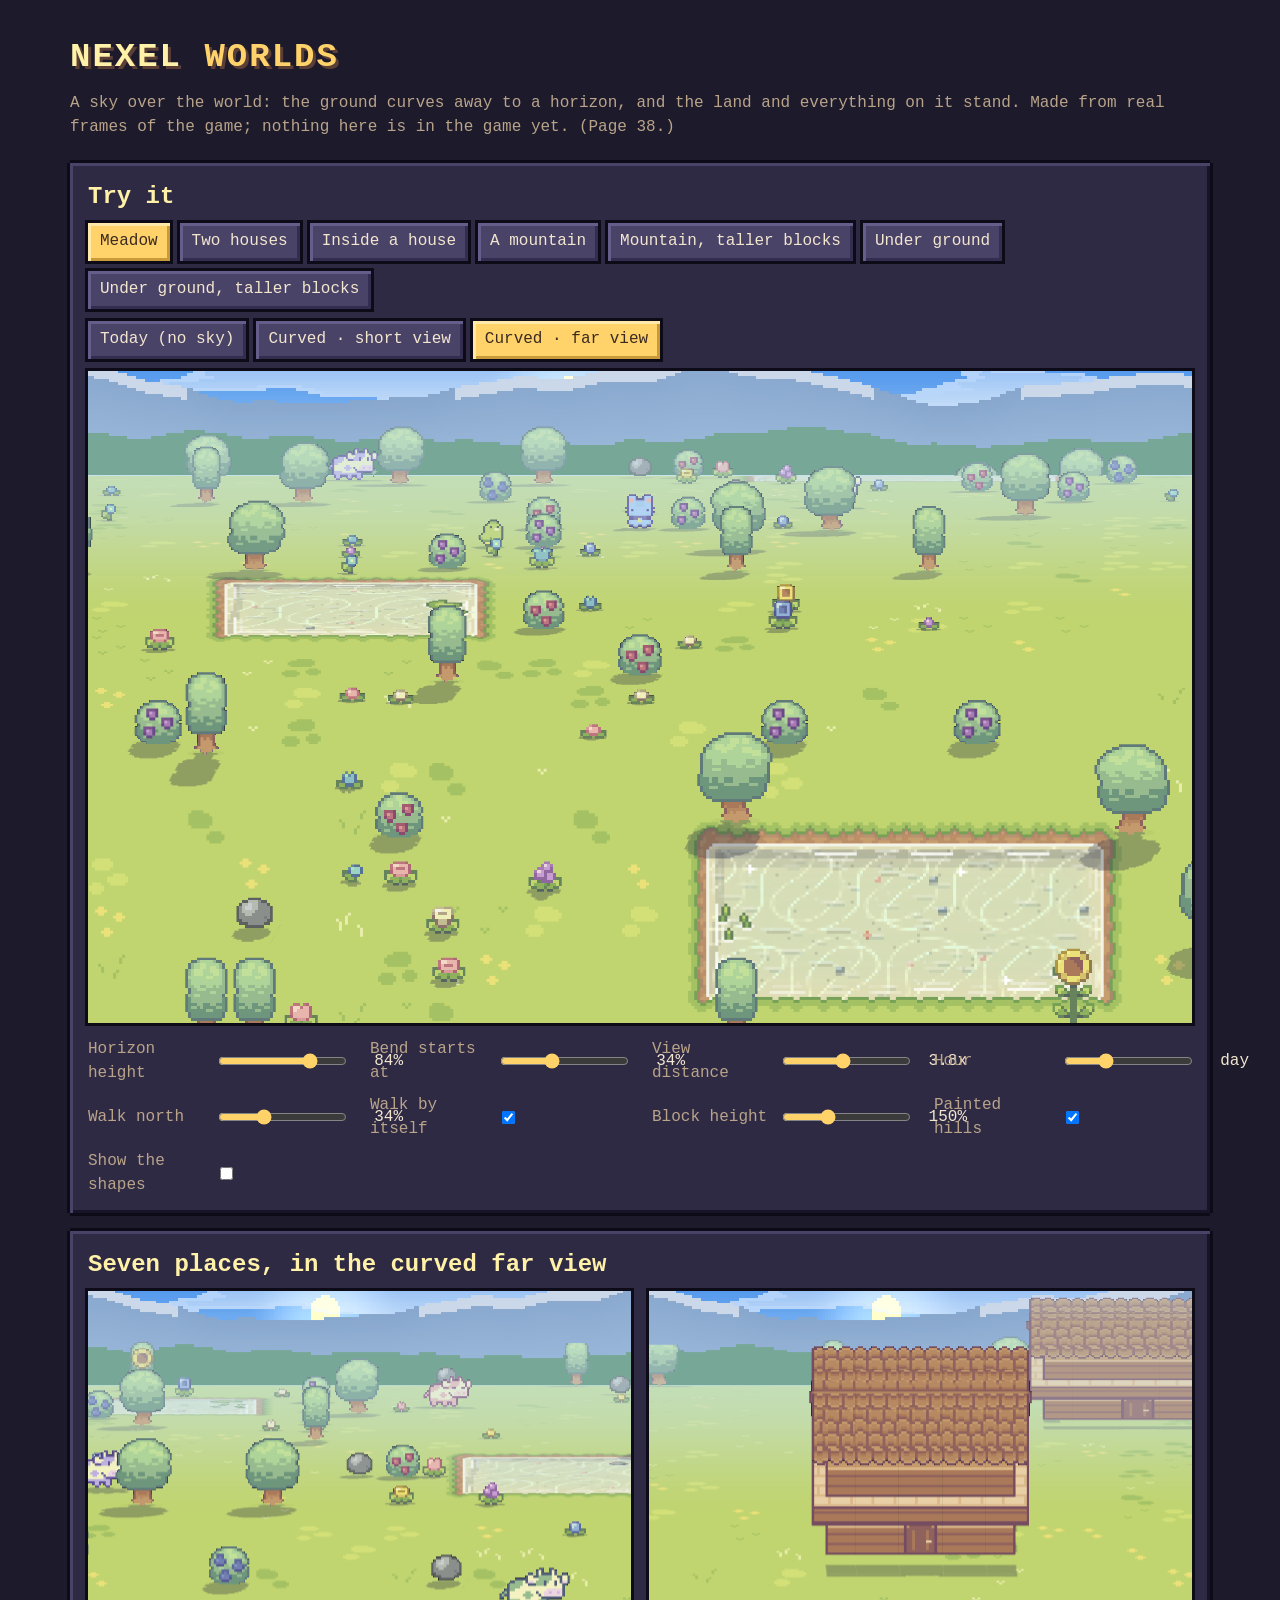
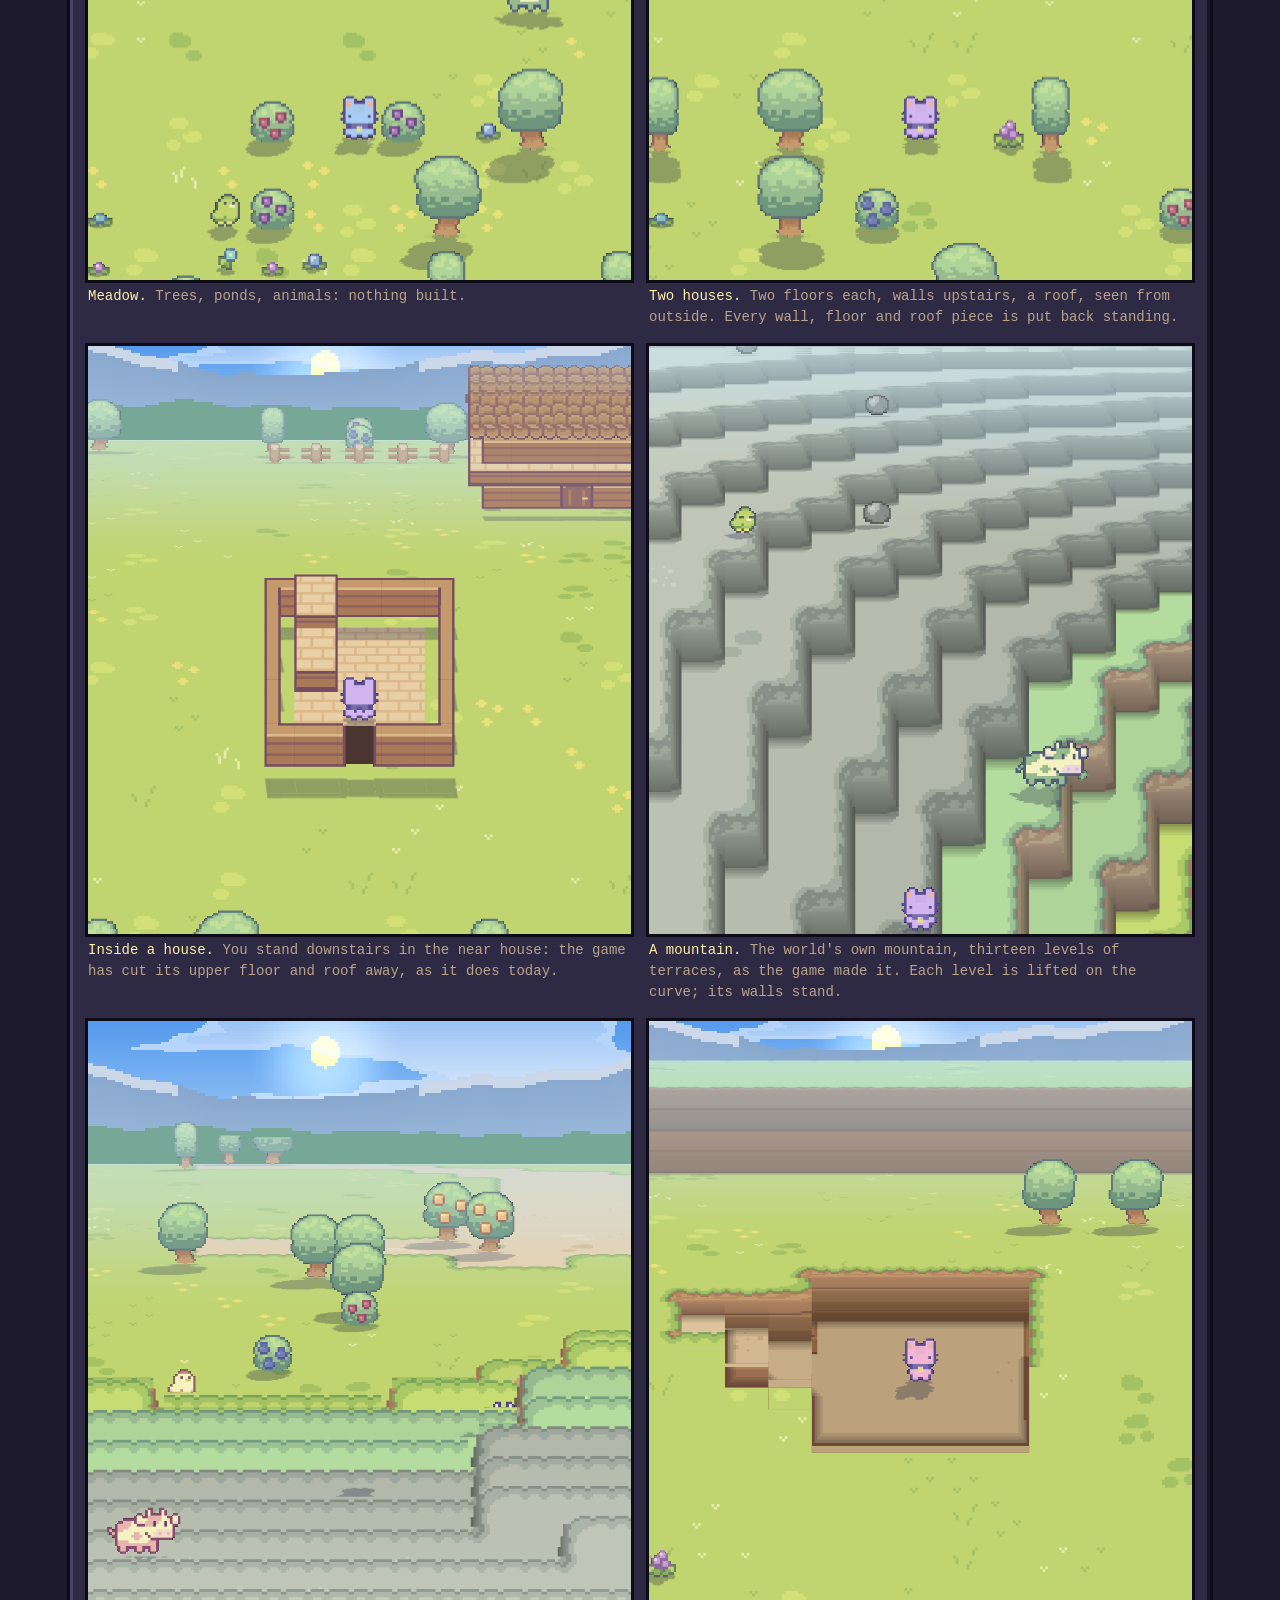
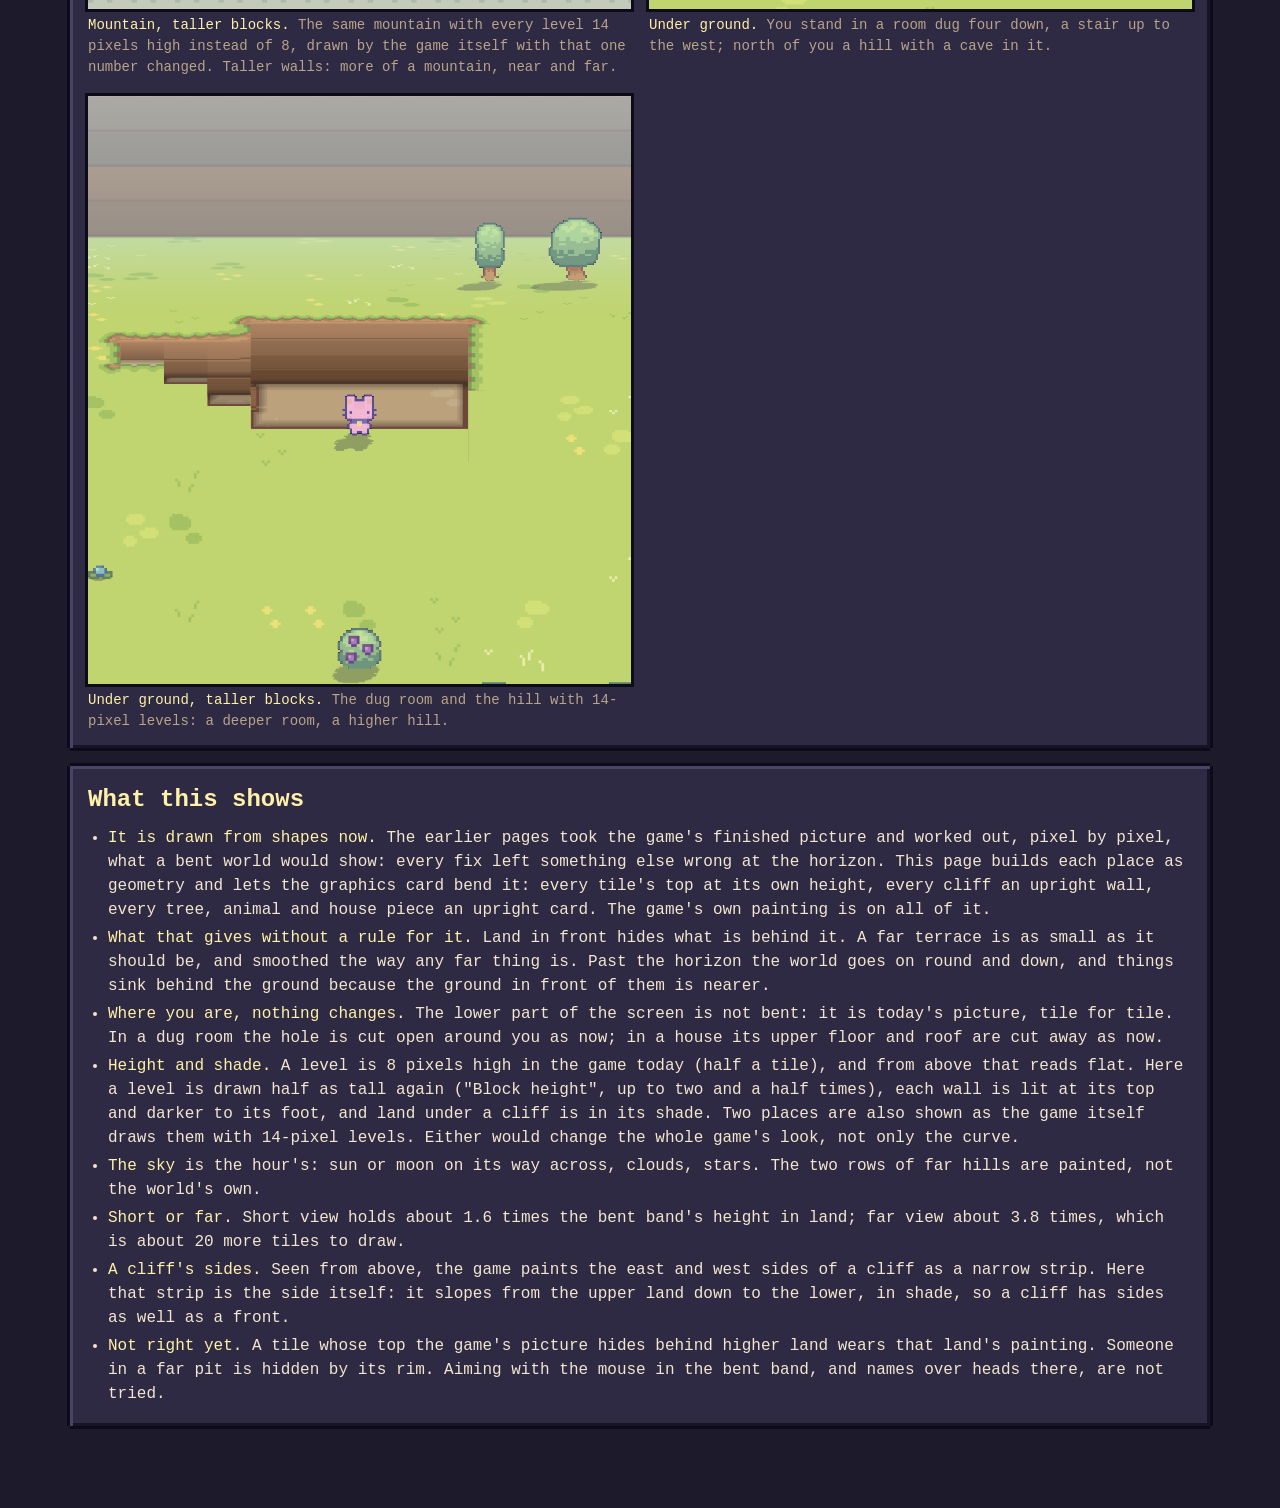
<file: horizon.html>
<!DOCTYPE html>
<html lang="en">
<head>
<meta charset="utf-8">
<meta name="viewport" content="width=device-width, initial-scale=1">
<title>Nexel Worlds · a sky over the world</title>
<style>
  :root { --q:3px; --ink:#f3e6cf; --soft:#b9a48a; --night:#1d1a2b; --panel:#2f2a44; --hi:#4a4368; --lo:#17142a; --edge:#0d0b18; --gold:#ffd36a; --on:#fff1a8; }
  * { box-sizing:border-box; }
  body { margin:0; background:var(--night); color:var(--ink); font:16px/1.5 ui-monospace, "SF Mono", Menlo, Consolas, monospace; padding:32px 16px 64px; }
  main { width:min(1140px, 100%); margin:0 auto; }
  h1 { margin:0; font-size:34px; letter-spacing:2px; color:var(--on); text-shadow:var(--q) var(--q) 0 #5b3f36; }
  h1 em { font-style:normal; color:var(--gold); }
  .sub { color:var(--soft); margin:8px 0 24px; }
  .box { background:var(--panel); padding:16px 18px; margin-bottom:18px;
    box-shadow:inset var(--q) var(--q) 0 var(--hi), inset calc(-1 * var(--q)) calc(-1 * var(--q)) 0 var(--lo), calc(-1 * var(--q)) 0 var(--edge), var(--q) 0 var(--edge), 0 calc(-1 * var(--q)) var(--edge), 0 var(--q) var(--edge); }
  h2 { margin:0 0 8px; font-size:24px; color:var(--on); }
  .view { position:relative; aspect-ratio:1100 / 650; box-shadow:0 0 0 var(--q) var(--edge); overflow:hidden; }
  .view canvas { position:absolute; inset:0; width:100%; height:100%; }
  .bar { display:flex; flex-wrap:wrap; gap:10px; margin:0 0 12px; }
  button { font:inherit; color:var(--ink); background:var(--hi); border:0; padding:6px 12px 8px; cursor:pointer;
    box-shadow:inset var(--q) var(--q) 0 #655d8a, inset calc(-1 * var(--q)) calc(-1 * var(--q)) 0 #332d4f, 0 0 0 var(--q) var(--edge); }
  button.on { background:var(--gold); color:#3b2a22; box-shadow:inset var(--q) var(--q) 0 #ffe9a8, inset calc(-1 * var(--q)) calc(-1 * var(--q)) 0 #c99a3a, 0 0 0 var(--q) var(--edge); }
  .knobs { display:grid; grid-template-columns:repeat(auto-fit, minmax(240px, 1fr)); gap:8px 24px; margin-top:14px; }
  label { display:flex; align-items:center; gap:10px; color:var(--soft); }
  label span { flex:none; width:118px; } label b { flex:none; width:44px; text-align:right; color:var(--ink); font-weight:normal; }
  input[type=range] { flex:1; accent-color:var(--gold); }
  .four { display:grid; grid-template-columns:1fr 1fr; gap:18px; }
  .four > div { cursor:pointer; } .four p { margin:6px 0 0; color:var(--soft); font-size:14px; } .four p b { color:var(--on); font-weight:normal; }
  ul { margin:6px 0 0; padding-left:20px; } li { margin:4px 0; } li b { color:var(--on); font-weight:normal; }
  .try { display:flex; flex-direction:column; }
  /* A phone: the picture first and as wide as the screen, the buttons in rows that slide sideways, one view */
  @media (max-width:760px) {
    body { padding:12px 0 40px; font-size:15px; }
    h1 { font-size:22px; padding:0 12px; } .sub { padding:0 12px; margin:4px 0 10px; font-size:13px; line-height:1.4; }
    .box { padding:12px; margin-bottom:10px; box-shadow:none; }
    .try { padding:0 0 12px; } .try h2 { display:none; } .try .view { order:-1; box-shadow:none; margin-bottom:10px; }
    .bar { flex-wrap:nowrap; overflow-x:auto; margin:0; padding:3px 12px 9px; gap:8px; scrollbar-width:none; } .bar::-webkit-scrollbar { display:none; }
    .bar button { flex:none; white-space:nowrap; padding:7px 11px 9px; }
    .knobs { padding:0 12px; margin-top:4px; grid-template-columns:1fr; gap:10px; } label { font-size:14px; } label span { width:112px; white-space:nowrap; } input[type=range] { height:28px; }
    .side { display:none; } h2 { font-size:19px; } ul { padding-left:18px; } li { font-size:14px; }
  }
</style>
</head>
<body>
<main>
  <h1>NEXEL <em>WORLDS</em></h1>
  <div class="sub">A sky over the world: the ground curves away to a horizon, and the land and everything on it stand. Made from real frames of the game; nothing here is in the game yet. (Page 38.)</div>
  <div class="box try">
    <h2>Try it</h2>
    <div class="bar" id="scenes"></div>
    <div class="bar" id="presets"></div>
    <div class="view" id="main"></div>
    <div class="knobs">
      <label><span>Horizon height</span><input type="range" id="yh" min="50" max="96"><b></b></label>
      <label><span>Bend starts at</span><input type="range" id="y0" min="5" max="80"><b></b></label>
      <label><span>View distance</span><input type="range" id="g" min="0" max="300"><b></b></label>
      <label><span>Hour</span><input type="range" id="hour" min="0" max="100"><b></b></label>
      <label><span>Walk north</span><input type="range" id="walk" min="0" max="100"><b></b></label>
      <label><span>Walk by itself</span><input type="checkbox" id="auto" checked></label>
      <label><span>Block height</span><input type="range" id="tall" min="100" max="250" step="10"><b></b></label>
      <label><span>Painted hills</span><input type="checkbox" id="hills" checked></label>
      <label><span>Show the shapes</span><input type="checkbox" id="shapes"></label>
    </div>
  </div>
  <div class="box side">
    <h2>Seven places, in the curved far view</h2>
    <div class="four" id="four"></div>
  </div>
  <div class="box">
    <h2>What this shows</h2>
    <ul>
      <li><b>It is drawn from shapes now.</b> The earlier pages took the game's finished picture and worked out, pixel by pixel, what a bent world would show: every fix left something else wrong at the horizon. This page builds each place as geometry and lets the graphics card bend it: every tile's top at its own height, every cliff an upright wall, every tree, animal and house piece an upright card. The game's own painting is on all of it.</li>
      <li><b>What that gives without a rule for it.</b> Land in front hides what is behind it. A far terrace is as small as it should be, and smoothed the way any far thing is. Past the horizon the world goes on round and down, and things sink behind the ground because the ground in front of them is nearer.</li>
      <li><b>Where you are, nothing changes.</b> The lower part of the screen is not bent: it is today's picture, tile for tile. In a dug room the hole is cut open around you as now; in a house its upper floor and roof are cut away as now.</li>
      <li><b>Height and shade.</b> A level is 8 pixels high in the game today (half a tile), and from above that reads flat. Here a level is drawn half as tall again ("Block height", up to two and a half times), each wall is lit at its top and darker to its foot, and land under a cliff is in its shade. Two places are also shown as the game itself draws them with 14-pixel levels. Either would change the whole game's look, not only the curve.</li>
      <li><b>The sky</b> is the hour's: sun or moon on its way across, clouds, stars. The two rows of far hills are painted, not the world's own.</li>
      <li><b>Short or far.</b> Short view holds about 1.6 times the bent band's height in land; far view about 3.8 times, which is about 20 more tiles to draw.</li>
      <li><b>A cliff's sides.</b> Seen from above, the game paints the east and west sides of a cliff as a narrow strip. Here that strip is the side itself: it slopes from the upper land down to the lower, in shade, so a cliff has sides as well as a front.</li>
      <li><b>Not right yet.</b> A tile whose top the game's picture hides behind higher land wears that land's painting. Someone in a far pit is hidden by its rim. Aiming with the mouse in the bent band, and names over heads there, are not tried.</li>
    </ul>
  </div>
</main>
<script>
// (?audit=1: wherever no shape is drawn under the horizon the picture is magenta: a hole in the land shows, and a script counts them)
const AUDIT = new URLSearchParams(location.search).get("audit") === "1";
const H = 650;                                              // (a view shows 1100 of the picture's pixels across; on a narrow screen 600, bigger: `vw`)
// The places: each a frame of the game taken in two parts (design/enemies/horizon_capture.py)
const SCENES = {
  meadow: {name: "Meadow", say: "Trees, ponds, animals: nothing built."},
  village: {name: "Two houses", say: "Two floors each, walls upstairs, a roof, seen from outside. Every wall, floor and roof piece is put back standing."},
  inside: {name: "Inside a house", say: "You stand downstairs in the near house: the game has cut its upper floor and roof away, as it does today."},
  hills: {name: "A mountain", say: "The world's own mountain, thirteen levels of terraces, as the game made it. Each level is lifted on the curve; its walls stand."},
  hills_tall: {name: "Mountain, taller blocks", say: "The same mountain with every level 14 pixels high instead of 8, drawn by the game itself with that one number changed. Taller walls: more of a mountain, near and far."},
  under: {name: "Under ground", say: "You stand in a room dug four down, a stair up to the west; north of you a hill with a cave in it."},
  under_tall: {name: "Under ground, taller blocks", say: "The dug room and the hill with 14-pixel levels: a deeper room, a higher hill."},
};
const PRESETS = [
  {key: "flat", name: "Today (no sky)", mode: 0, yh: 100, y0: 100, g: 0, tall: 100, say: "The game as it is."},
  {key: "curve1", name: "Curved · short view", mode: 1, yh: 80, y0: 42, g: 0, tall: 150, say: "The ground bends away from 42% up the screen to a horizon at 80%. Things stand on it; the last trees stand against the sky."},
  {key: "curve2", name: "Curved · far view", mode: 1, yh: 84, y0: 34, g: 140, tall: 150, say: "The same with more than twice the land in the bend: ponds and woods far to the north, small."},
];
// How far along the ground a row of the screen is (y: 0 at the bottom, 1 at the top), as a share of the screen's
// height; and how much wider the land is drawn there (tilted). The same in the shader below.
// ---------------------------------------------------------------------------------------------------------------
// The picture is drawn from real shapes, not worked back from a finished picture ("It is terrible. Rethink your
// approach": the page took the game's flat picture and asked, pixel by pixel, what a bent world would show there;
// every fix of that left something else wrong at the horizon). Now each place is built once as geometry:
//   every tile's top, a square at its own height, with the game's painting of it on it;
//   every wall, upright, where a tile stands higher than the one south of it, with the game's painting of that wall;
//   everything that stands (a tree, an animal, you, each piece of a house): an upright card with its foot on the ground.
// The graphics card bends all of it (each corner is put where the bend puts its spot of the ground, and raised by its
// height) and keeps, for every pixel, what is nearest: land in front hides what is behind it, a far terrace is as
// small as it should be and smoothed as any far thing is, and past the horizon things go down behind the ground,
// because the ground in front of them is nearer. None of that is written here: it is what drawing shapes does.
// ---------------------------------------------------------------------------------------------------------------
// Shared by the land and what stands: where a spot of the ground is on the screen. r: its row of the picture at sea
// level. -> y (px from the bottom), t (how far into the bend, 0 to 1). Up to the horizon as on a log (asin), and past
// it down the far side three times as fast.
const PLACE = `
uniform vec2 uRes; uniform float uBottom, uMode, uYh, uY0, uG, uCx, uFar;
float curve(float t) { return asin(t) * (1. + uG * t * t); }
void place(float r, out float y, out float t) {      // (t is 1 beyond the horizon too: as deep in the air as the horizon)
  float d = (uBottom - r) / uRes.y, y0 = min(uY0, uYh - .02); t = 0.;
  if (uMode < .5 || d <= y0) { y = d * uRes.y; return; }
  float want = (d - y0) / (uYh - y0), most = curve(.999);
  float past = max(0., want - most) * (uYh - y0) * uRes.y;      // px of ground beyond the horizon
  if (want >= most) want = max(0., most - 3. * (want - most));
  float lo = 0., hi = .999;
  for (int i = 0; i < 22; i++) { float m = (lo + hi) * .5; if (curve(m) < want) lo = m; else hi = m; }
  // Beyond the horizon the ground falls away, a pixel down for each pixel further: a hill there shows its top over
  // the line, then sinks. (Without this a mountain behind the horizon stood whole in the sky, its terraces piled
  // like bricks with animals on them: "Wtf is happening at the horizon".)
  y = (y0 + (uYh - y0) * lo) * uRes.y - past; t = past > 0. ? 1. : lo;
}
float landLean(float t) { return 1. - .5 * pow(t, 1.5); }    // how much of the land's height shows where it leans back, far off (most of it: with half, a far mountain lay flat)
uniform float uRef;                                          // the land's height where you stand: the camera is at your height, as in the game
uniform float uFlatFar;                                      // (to compare: 1 = a cliff's side stands straight far off, as page 24 to 30 had it)
uniform float uTall;                                         // how tall a level is drawn, as a share of the game's 8 px ("looks soo flat")
// How far up the screen a height is drawn (px), from the camera's own. Over the ground: as tall as "Block height"
// says. Under it (a dug room): as deep as the game draws it. Both lean back far off.
// A dug room is a real hole ("underground does not show any depth effect. We should be able to see 3d holes"):
// its floor is down there, its north wall stands, and the ground south of it hides what it would hide. While you
// are in it, that ground is cut away as far south as the room is deep, as the game cuts it (see shapes).
// (Under the ground a depth is squeezed in the bend as the rows of the ground are, not leant as a height is: so
// the ground cut away south of your room, as many rows as the room is deep, uncovers its floor at any distance.)
float rows(float t) { return uMode < .5 ? 1. : 1. / ((1. + uG * t * t) / sqrt(max(1e-4, 1. - t * t)) + asin(t) * 2. * uG * t); }
float rise(float z, float t) { return (z >= 0. ? z * uTall * landLean(t) : z * rows(t)) - uRef * uTall * landLean(t); }
float depth(float r, float lead) { return clamp((uBottom - r) / uFar - lead, -.98, .98); }      // nearer along the ground: in front
`;
const LAND_V = `#version 300 es
precision highp float;
in vec3 aPos; in vec2 aUV; in float aShade, aFar, aKind; out vec2 vUV; out float vT, vShade, vKind; out vec3 vAt;` + PLACE + `
// (a cliff's side slopes near you; far off it stands straight again: there each sloping end made a terrace a bevelled brick)
void main() {
  float y, t; place(aPos.y, y, t);
  float zz = mix(aPos.z, aFar, uFlatFar * smoothstep(.15, .6, t));
  gl_Position = vec4((uRes.x * .5 + aPos.x - uCx) / uRes.x * 2. - 1., (y + rise(zz, t)) / uRes.y * 2. - 1., depth(aPos.y, 0.), 1.);
  vUV = aUV; vT = t; vShade = aShade; vKind = aKind; vAt = aPos;
}`;
const LAND_F = `#version 300 es
precision highp float;
uniform sampler2D uTex; uniform vec2 uSrc; uniform vec3 uLight, uAir; uniform float uShow, uGrid; in vec2 vUV; in float vT, vShade, vKind; in vec3 vAt; out vec4 o;
// ("Show the shapes": no painting. Each face in the colour of its kind: a top green, a wall that faces south brown,
// a step of a cliff's side orange, what is under the ground sand; and a dark line along every tile's edge and every
// level of a wall. What you then see is the blocks themselves: tops, fronts and sides, each at its own place.)
void main() {
  vec3 c = texture(uTex, vUV / uSrc).rgb * uLight * vShade;
  if (uShow > .5) {
    int k = int(vKind + .5);
    c = (k == 0 ? vec3(.55, .78, .44) : k == 1 ? vec3(.74, .5, .36) : k == 2 ? vec3(.93, .64, .3) : vec3(.84, .74, .52)) * (vAt.z < 0. && k == 1 ? .8 : 1.) * vShade;
    vec2 g = abs(fract(vec2(vAt.x - uGrid, k == 1 ? vAt.z : vAt.y - uGrid) / vec2(48., k == 1 ? 24. : 48.) + .5) - .5) * vec2(48., k == 1 ? 24. : 48.);
    if (k != 2 && min(g.x, g.y) < 1.) c *= .62;
  }
  o = vec4(mix(c, uAir, smoothstep(.55, 1., vT) * .5), 1.);
}`;
// What stands: a card. aFoot: its foot's row; aCx: its middle; aOff: this corner from the middle of its foot;
// aGap: how high over the ground its foot is (the land's height there, a floor upstairs); aBuilt: a piece of a house.
// A thing of its own keeps its shape and is smaller far off; a built piece keeps its width, or a house comes apart.
const CARD_V = `#version 300 es
precision highp float;
in float aFoot, aCx, aLift, aOwn, aBuilt; in vec2 aOff, aUV; out vec2 vUV; out float vT;` + PLACE + `
void main() {
  float y, t; place(aFoot, y, t);
  float small = 1. - .38 * pow(t, 1.5), back = 1. - .5 * pow(t, 1.6), built = step(.5, aBuilt);
  float sx = uRes.x * .5 + aCx - uCx + aOff.x * mix(small, 1., built);
  // (aLift: the height of the land it stands on, drawn as tall as the land is; aOwn: how high over that it is itself, a floor upstairs)
  float sy = y + rise(aLift, t) + aOwn * mix(landLean(t), back, built) + aOff.y * mix(small, back, built);
  // (in front of the ground it stands on; and someone down a hole near you is seen in it, as the game cuts the ground away for them)
  float z = depth(aFoot, .0015);
  gl_Position = vec4(sx / uRes.x * 2. - 1., sy / uRes.y * 2. - 1., z, 1.);
  vUV = aUV; vT = t;
}`;
const CARD_F = `#version 300 es
precision highp float;
uniform sampler2D uTex; uniform vec2 uSrc; uniform vec3 uLight, uAir; in vec2 vUV; in float vT; out vec4 o;
void main() { vec4 c = texture(uTex, vUV / uSrc); if (c.a < .5) discard; o = vec4(mix(c.rgb * uLight, uAir, smoothstep(.6, 1., vT) * .4), 1.); }`;
// The sky behind it all: the hour's colours, sun or moon on its way across, clouds, stars, two rows of far hills.
const SKY_V = `#version 300 es
in vec2 p; void main() { gl_Position = vec4(p, .999, 1.); }`;
const SKY_F = `#version 300 es
precision highp float;
uniform vec2 uRes; uniform float uYh, uT, uHour, uHills, uK, uAudit; out vec4 o;
float hash(vec2 q) { return fract(sin(dot(q, vec2(127.1, 311.7))) * 43758.5453); }
float noise(vec2 q) { vec2 i = floor(q), f = fract(q); f = f * f * (3. - 2. * f);
  return mix(mix(hash(i), hash(i + vec2(1., 0.)), f.x), mix(hash(i + vec2(0., 1.)), hash(i + vec2(1., 1.)), f.x), f.y); }
vec3 pick(vec3 day, vec3 dusk, vec3 night) { float a = smoothstep(.5, .7, uHour), b = smoothstep(.7, .84, uHour); return mix(mix(day, dusk, a), night, b); }
float ridge(float x, float seed, float f) { return noise(vec2(x * f + seed, seed)) * .6 + noise(vec2(x * f * 2.7 + seed, 3.)) * .28 + noise(vec2(x * f * 6.1, seed)) * .12; }
void main() {
  vec2 a = floor(gl_FragCoord.xy / uK / 3.) * 3.;             // (the sky is made of the land's own pixels: 3 of the picture's)
  vec3 zen = pick(vec3(.33, .6, .93), vec3(.27, .3, .58), vec3(.05, .07, .19)), hor = pick(vec3(.78, .9, .98), vec3(.99, .68, .42), vec3(.17, .21, .44));
  float yh = uYh, up = (a.y / uRes.y - yh) / (1. - yh), px = a.y - yh * uRes.y;
  vec3 c = mix(hor, zen, pow(clamp(up, 0., 1.), .7));
  float night = smoothstep(.72, .84, uHour), way = night > .5 ? (uHour - .78) / .22 : uHour / .72;
  vec2 sun = vec2(uRes.x * (.12 + .76 * way), uRes.y * (yh + (1. - yh) * (.25 + .55 * sin(way * 3.1416))));
  float disc = length(a + 1.5 - sun);
  c = mix(c, night > .5 ? vec3(.92, .94, 1.) : vec3(1., .95, .7), step(disc, night > .5 ? 13. : 17.));
  c += (night > .5 ? vec3(.2, .24, .4) : vec3(.5, .4, .2)) * smoothstep(90., 15., disc) * .5;
  vec2 q = vec2(a.x * .004 + uT * .012, up * 3.2);
  float cl = noise(q) * .55 + noise(q * 2.3 + 4.1) * .3 + noise(q * 5.1 + 9.) * .15;
  c = mix(c, pick(vec3(1.), vec3(1., .82, .72), vec3(.3, .34, .56)), step(.56, cl) * (.9 - .5 * up));
  c = mix(c, pick(vec3(.86, .92, 1.), vec3(.9, .62, .6), vec3(.22, .26, .46)), step(.5, cl) * (1. - step(.56, cl)) * .7);
  c += step(.9975, hash(a)) * night * (1. - step(.5, cl)) * (.6 + .4 * sin(uT * 3. + a.x));
  if (uHills > .5) {
    float m1 = 34. + 92. * ridge(a.x, 11., .0035), m2 = 12. + 40. * ridge(a.x, 47., .007);
    if (px < m1) c = mix(pick(vec3(.5, .62, .78), vec3(.52, .36, .5), vec3(.1, .13, .3)), hor, .12 + .3 * (1. - px / m1));
    if (px < m1 && px > m1 - 12. && ridge(a.x, 11., .0035) > .56) c = mix(c, vec3(1.), .55 * (1. - smoothstep(.7, .86, uHour)));
    if (px < m2) c = mix(pick(vec3(.4, .6, .5), vec3(.5, .36, .34), vec3(.08, .13, .22)), hor, .18);
  }
  if (px < 0.) c = uAudit > .5 && px < -10. ? vec3(1., 0., 1.) : hor;      /* (the last 10 px under the line are the air: a tile's top is flat pieces, and cuts the horizon's own curve a little short) */                                       // (under the horizon line where no land is known: the air)
  o = vec4(c, 1.);
}`;
// A place as shapes. Land: for each tile whose height is known, its top (four strips, so that it bends) and, where it
// stands higher than the tile south of it, its wall (a strip a level). Both carry the game's own painting: the game
// draws a tile's top `height` px up the picture from its square, and its wall hanging under that, so that is where
// each is taken from. Cards: one for each thing that stands, far ones first.
function shapes(sc, cut) {
  let kind = 0;                                               // the kind of face being made: 0 a top, 1 a wall facing south, 2 a step of a cliff's side, 3 under the ground
  const [gx, gy, S] = sc.grid, st = sc.step, land = [], cards = [], iw = sc.ground.width, ih = sc.ground.height;
  // A tile's height along its width, as flat steps [from, to, height] (x from its west side). Its own height; but
  // at a side where the land beside it is lower, its last 12 px go down to that land in four steps of one land
  // pixel (3 px) each: the cliff's side. (It was a smooth slope: its ends were slanted lines, on walls too, and
  // nothing else in this picture is slanted: "Can you improve edges".) Every edge is upright or level.
  const RIB = 4, PX = 3, W = RIB * PX;
  const FOOT = 7;      // px at the foot of a level of wall that the game paints as grass in shade
  const edge = (i, j) => { const L = sc.tile(i, j), w = sc.tile(i - 1, j), e = sc.tile(i + 1, j), h = L * st, out = [];
    // (only over the ground: a side that goes down into a dug room is in the game's painting of the room already)
    // (and never more than a level down: the side of a cliff twelve levels high, in four steps, was four pillars)
    // (and none at a sheer drop of more than two levels: on a canyon's wall each tile's step was a dark notch at its top)
    const side = (v) => v !== null && v < L && L > 0 && L - v <= 2 ? Math.max(v, 0, L - 1) * st : null, lw = side(w), le = side(e);
    if (lw !== null) for (let q = 0; q < RIB; q++) out.push([q * PX, (q + 1) * PX, Math.round(lw + (h - lw) * (q + 1) / (RIB + 1)), q]);
    out.push([lw !== null ? W : 0, le !== null ? S - W : S, h, -1]);
    if (le !== null) for (let q = RIB - 1; q >= 0; q--) out.push([S - (q + 1) * PX, S - q * PX, Math.round(le + (h - le) * (q + 1) / (RIB + 1)), q]);
    return out; };
  // What the game's picture really shows. The game paints high land over what is behind it: a river behind a
  // mountain, the far wall of a canyon. Taken from the picture, those wore the mountain's painting: a canyon wall
  // twelve levels high stood at the horizon as pale slabs ("Wtf is happening at the horizon"). So: front(i, j) is
  // the highest row of the picture that land south of a tile is painted up to; a top or a level of a wall that is
  // not clear of it (or not all in the picture) takes the painting of one that is, at the same level: the nearest
  // plain tile for a top, any wall for a wall.
  const front = new Float32Array(sc.mw * sc.mh).fill(1e9);
  for (let i = 0; i < sc.mw; i++) { let f = 1e9; for (let j = sc.mh - 1; j >= 0; j--) { front[j * sc.mw + i] = f; const L = sc.tile(i, j); if (L !== null) f = Math.min(f, gy + j * S - L * st); } }
  // The cut. The game shows the dug room you are in by not drawing the ground south of it, as far as the room is
  // deep: `cutTo` is, for a tile south of a dug one, the row its ground is cut away to. In the game's picture that
  // ground is painted over by the room's floor, so its own painting is never used: it wears another tile's.
  // Cut (you are in the room): that ground is not drawn, and the room's floor goes on under where it was.
  // Not cut (you are outside): the ground is there, and hides the floor behind its rim, as a hole's rim does.
  const cutTo = new Float32Array(sc.mw * sc.mh).fill(-1e9);
  for (let i = 0; i < sc.mw; i++) { let lim = -1e9; for (let j = 1; j < sc.mh; j++) { const L = sc.tile(i, j), N = sc.tile(i, j - 1);
    if (L !== null && N !== null && N < 0 && N < L) lim = Math.max(lim, gy + j * S + (L - N) * st);
    if (L !== null && L >= 0) cutTo[j * sc.mw + i] = lim; } }
  // (Not cut, the ground the game painted the room over wears another tile's painting; and so does the ground just
  // past it and beside it: there the game paints the cut's edge, a dark line and the room's wall in section, which
  // lay on the grass as a thin outline of a room that is not open.)
  const painted = (i, j) => { const Y = gy + j * S, k = j * sc.mw + i; return cut ? cutTo[k] > Y : cutTo[k] + 24 > Y || (i > 0 && cutTo[k - 1] + 24 > Y) || (i + 1 < sc.mw && cutTo[k + 1] + 24 > Y); };
  // (Not cut: the part of a dug floor that its own rim hides from every distance, the last rows as many as it is
  // deep, is not made at all. Drawn and hidden, its dark edge showed as a thin line through the joins of the
  // ground in front of it.)
  const seenTo = new Float32Array(sc.mw * sc.mh).fill(1e9);
  for (let i = 0; i < sc.mw; i++) for (let j = sc.mh - 2; j >= 0; j--) { const L = sc.tile(i, j), Sn = sc.tile(i, j + 1);
    if (L === null || L >= 0 || Sn === null) continue;
    seenTo[j * sc.mw + i] = Sn > L ? gy + (j + 1) * S - (Math.max(Sn, 0) - L) * st : Sn === L ? seenTo[(j + 1) * sc.mw + i] : 1e9; }
  const inPic = (X, top, bottom) => top >= 0 && bottom <= ih;      // (a tile half off the picture's side keeps its own painting)
  const topSeen = (i, j) => { const L = sc.tile(i, j), Y = gy + j * S, h = L * st; return inPic(gx + i * S, Y - h, Y + S - h) && (L <= 0 || front[j * sc.mw + i] >= Y + S - h) && !(L >= 0 && painted(i, j)); };
  const bandSeen = (i, j, k) => { const Y = gy + j * S; return inPic(gx + i * S, Y + S - k * st, Y + S - (k - 1) * st) && (k <= 0 || front[j * sc.mw + i] >= Y + S - (k - 1) * st); };
  const plain = new Map(), bands = new Map();
  for (let j = 0; j < sc.mh; j++) for (let i = 0; i < sc.mw; i++) {
    const L = sc.tile(i, j); if (L === null) continue;
    if (topSeen(i, j) && [[1, 0], [-1, 0], [0, 1], [0, -1]].every(([a, b]) => sc.tile(i + a, j + b) === L)) { if (!plain.has(L)) plain.set(L, []); plain.get(L).push([i, j]); }
    const south = sc.tile(i, j + 1);
    if (south !== null && south < L) for (let k = L; k > south; k--) if (!bands.has(k) && bandSeen(i, j, k)) bands.set(k, [i, j]);
  }
  const nearestKey = (map, k) => { let best = null; for (const q of map.keys()) if (best === null || Math.abs(q - k) < Math.abs(best - k)) best = q; return best; };
  const topFrom = (i, j, L) => { if (topSeen(i, j)) return [i, j]; const list = plain.get(L) || plain.get(nearestKey(plain, L)); if (!list) return null;
    let best = list[0], bd = 1e9; for (const q of list) { const d = (q[0] - i) ** 2 + (q[1] - j) ** 2; if (d < bd) { bd = d; best = q; } } return best; };
  const bandFrom = (i, j, k) => bandSeen(i, j, k) ? [i, j] : bands.get(k) || bands.get(nearestKey(bands, k)) || null;
  for (let j = 0; j < sc.mh; j++) for (let i = 0; i < sc.mw; i++) {
    const L = sc.tile(i, j); if (L === null) continue;
    const X = gx + i * S, Y = gy + j * S, h = L * st;
    if (X + S <= 0 || X >= iw) continue;
    const src = topFrom(i, j, L); if (!src) continue;
    const dX = (src[0] - i) * S, dY = (src[1] - j) * S - (sc.tile(src[0], src[1]) - L) * st;      // from this tile's painting to the one it wears
    const north = sc.tile(i, j - 1), south = sc.tile(i, j + 1), west = sc.tile(i - 1, j), east = sc.tile(i + 1, j);
    const low = (v) => v !== null && v < L, ONLY = new URLSearchParams(location.search).get("only");      // (?only=tops or ?only=walls: one kind of shape alone, to look at it)
    // One piece with four corners, each [x, ground row, height, lit]; its painting is the tile's own (the game draws a
    // top `h` px up the picture from its square), or what `uv` says.
    // (Beside higher land the game paints that land's side over this tile's edge, a few px a level: lying flat on
    // this tile it was a pale bracket at the foot of a hill, "what are those weird corners". This tile's painting
    // is taken from further in there.)
    // (And at a sheer drop, where this tile has no stepped side: the game paints the cliff's own side down that
    // edge and cuts the tile's corner round, showing what is behind, a river's yellow at a canyon's edge.)
    const over = (v) => v === null || L < 0 ? 0 : v < 0 ? 12 : v > L ? Math.min(S / 2, 6 + 3 * (v - L)) : L > 0 && L - v > 2 ? 16 : 0, oN = north !== null && L > 0 && L - north > 2 ? 16 : 0, oW = Math.max(over(west), oN), oE = Math.max(over(east), oN);      // (oN: the same along its north edge, a thin line of the river's colour)
    const piece = (a, b, c, d, uv = (x, r, hh) => [Math.max(X + oW, Math.min(X + S - oE, x)) + dX, Math.max(r, Y + oN) - h + dY]) => { for (const [x, r, hh, lit, far = hh] of [a, b, c, b, d, c]) land.push(kind, x, r, hh, ...uv(x, r, hh), lit, far); };      // (far: its height far off, where a side does not slope)
    // Its top: each step of its width, in four strips north to south (so that it bends). The flat middle wears
    // the game's painting; a step of a cliff's side is the cliff's earth, one colour (8 px in from the side, where
    // the game paints the cliff), darker the lower it is. Where higher land stands north, the first strip is in
    // its shade. Far off a side's steps stand at the tile's height again (there they made each terrace a brick).
    const hs = edge(i, j);
    // The shade under a cliff: bands of one land pixel, each one flat, lighter away from the cliff. Under the
    // cliff's flat edge, four; under each step of its side, one more than the step before: so the shade ends
    // round, as the cliff does, and not as a square block ("corners and their shadow are a bit squarish").
    const shaded = north !== null && north > L, above = shaded ? edge(i, j - 1) : [];
    const bandsAt = (x) => { const q = above.find((v) => x >= v[0] && x < v[1]); return !q || q[2] <= h ? 0 : q[3] < 0 ? 4 : q[3] + 1; };
    if (ONLY !== "walls") for (const [xa, xb, hh, rib] of hs) {
      kind = L < 0 ? 3 : 0;
      if (rib < 0) {
        const cuts = [...new Set([xa, xb, ...above.flatMap((v) => [v[0], v[1]]).filter((x) => x > xa && x < xb)])].sort((p, q) => p - q);
        for (let c = 0; c + 1 < cuts.length; c++) { const n = bandsAt((cuts[c] + cuts[c + 1]) / 2), x0 = X + cuts[c], x1 = X + cuts[c + 1];
          const lim = cut && L >= 0 ? cutTo[j * sc.mw + i] : -1e9;      // (cut away north of this row)
          const end = 1e9;      // (the whole floor is made: far off in the bend more of it is in view than near, and cut short it left a strip of nothing under it: "weird down border")
          const flat = (r0, r1, l) => { r0 = Math.max(r0, lim); r1 = Math.min(r1, end); if (r1 > r0) piece([x0, r0, hh, l], [x1, r0, hh, l], [x0, r1, hh, l], [x1, r1, hh, l]); };
          for (let q = 0; q < n; q++) flat(Y + q * PX, Y + (q + 1) * PX, .7 + .075 * q);
          flat(Y + n * PX, Y + S / 4, 1); for (let q = 1; q < 4; q++) flat(Y + q * S / 4, Y + (q + 1) * S / 4, 1); }
        continue; }
      for (let q = 0; q < 4; q++) { const r0 = Y + q * S / 4, r1 = r0 + S / 4;
      kind = 2;
      const col = xa < S / 2 ? X + 8 : X + S - 9, sh = .6 + .09 * rib;
      piece([X + xa, r0, hh, sh, h], [X + xb, r0, hh, sh, h], [X + xa, r1, hh, sh, h], [X + xb, r1, hh, sh, h], () => [col + dX, Y + S / 2 - h + dY]); }
    }
    // Walls: upright, along the tile's south edge, wherever a step of its edge stands higher than the step of the
    // tile south of it at that place: the whole edge where that tile is lower (the cliff's front), or a few px of
    // it where one of the two has a side and the other has not. Lit at the top and darker to the foot, a level at
    // a time: each level takes its own painting (from the tile's middle, spread over its width: at its two sides
    // the game paints the grass rim turning the corner, a green line down an upright wall), or another wall's at
    // that level where the game's picture has it covered. A wall's foot goes 2 px under the land it stands on.
    // (cut: a dug tile's floor goes on south under the ground cut away there, in the floor's plain colour)
    kind = 3;
    if (cut && L < 0 && south !== null && south > L && ONLY !== "walls") {
      const D = (Math.max(south, 0) - L) * st, mid = () => [X + S / 2 + dX, Y + S / 2 - h + dY];
      for (let r = 0; r < D; r += 12) piece([X, Y + S + r, h, 1], [X + S, Y + S + r, h, 1], [X, Y + S + Math.min(D, r + 12), h, 1], [X + S, Y + S + Math.min(D, r + 12), h, 1], mid);      // (in strips, as a tile's top is: one long piece cut the corner of the horizon and left a gap there)
    }
    const under = south === null ? null : edge(i, j + 1);
    if (ONLY !== "tops" && under) {
      kind = 1;
      const cuts = [...new Set([...hs, ...under].flatMap((q) => [q[0], q[1]]))].sort((p, q) => p - q), at = (list, x) => list.find((q) => x >= q[0] && x < q[1])[2];
      const parts = []; for (let q = 0; q + 1 < cuts.length; q++) { const m = (cuts[q] + cuts[q + 1]) / 2; parts.push([X + cuts[q], X + cuts[q + 1], at(hs, m), Math.min(at(hs, m), at(under, m))]); }
      const foot = Math.min(...parts.map((q) => q[3])), span = Math.max(1, h - foot), lit = (v) => .7 + .26 * Math.max(0, Math.min(1, (v - foot) / span));
      const fb = Math.min(h, south * st), cl = (v, lo, hi) => Math.max(lo, Math.min(hi, v));
      for (let k = L; k * st > foot; k--) {
        const from = bandFrom(i, j, k); if (!from) continue;
        const hi = k * st, lo = hi - st, wX = gx + from[0] * S, wY = gy + from[1] * S, ff = cl(fb, lo, hi);
        // (from the tile's middle third: the game rounds a wall's lower corners, and that cut, up to 18 px in, showing the
        // grass behind, was a slanted dark patch at each wall's foot: "corners still has weird shadow angles")
        const uv = (x, r, hh) => [wX + 18 + (x - X) / S * (S - 36), wY + S - (lo + FOOT + (Math.max(hh, lo) - lo) * (st - FOOT) / st)];      // (not the last rows of a level: there the game paints the shaded grass at the cliff's foot, a dark green patch under each wall)
        for (const [xa, xb, top, bot] of parts) {
          const t = cl(top, lo, hi), bt = cl(bot, lo, t), b2 = bt <= bot ? bt - 2 : bt;
          if (t > bt || hi > ff) piece([xa, Y + S, t, lit(t), hi], [xb, Y + S, t, lit(t), hi], [xa, Y + S, b2, lit(bt), ff], [xb, Y + S, b2, lit(bt), ff], uv);
        }
      }
    }
  }
  for (const q of sc.sprites) {
    if (q === sc.me) continue;                                  // (you: drawn each frame where you stand, see `youAt`)
    const cx = q.x + q.w / 2, gap = q.foot - (q.y + q.h), b = q.b ? 1 : 0;
    const lift = (sc.tile(Math.floor((cx - gx) / S), Math.floor((q.foot - 1 - gy) / S)) || 0) * st;      // the land's height where it stands
    for (const [dx, dy] of [[0, 0], [1, 0], [0, 1], [1, 0], [1, 1], [0, 1]])
      cards.push(q.foot, cx, (dx - .5) * q.w, dy * q.h, lift, gap - lift, b, q.ax + .5 + dx * (q.w - 1), q.ay + .5 + (1 - dy) * (q.h - 1));      // (half a pixel in from its edges: at the very edge it took in the empty pixel beside it, and two pieces of a wall had a line between them)
  }
  return {land: new Float32Array(land), cards: new Float32Array(cards)};
}
function view(box, get) {
  const canvas = document.createElement("canvas"); box.append(canvas);
  const gl = canvas.getContext("webgl2", {antialias: true, alpha: false});
  if (!gl) { box.textContent = "This browser cannot draw it (WebGL 2 is needed)."; return {draw() {}}; }
  const program = (vs, fs) => {
    const mk = (t, src) => { const o = gl.createShader(t); gl.shaderSource(o, src); gl.compileShader(o); if (!gl.getShaderParameter(o, gl.COMPILE_STATUS)) throw new Error(gl.getShaderInfoLog(o)); return o; };
    const pr = gl.createProgram(); gl.attachShader(pr, mk(gl.VERTEX_SHADER, vs)); gl.attachShader(pr, mk(gl.FRAGMENT_SHADER, fs)); gl.linkProgram(pr);
    if (!gl.getProgramParameter(pr, gl.LINK_STATUS)) throw new Error(gl.getProgramInfoLog(pr));
    const u = {}; for (let i = 0; i < gl.getProgramParameter(pr, gl.ACTIVE_UNIFORMS); i++) { const n = gl.getActiveUniform(pr, i).name; u[n] = gl.getUniformLocation(pr, n); }
    return {pr, u, at: (n) => gl.getAttribLocation(pr, n)};
  };
  const P = {land: program(LAND_V, LAND_F), card: program(CARD_V, CARD_F), sky: program(SKY_V, SKY_F)};
  const texture = (img, sharp) => { const t = gl.createTexture(); gl.bindTexture(gl.TEXTURE_2D, t);
    gl.texImage2D(gl.TEXTURE_2D, 0, gl.RGBA, gl.RGBA, gl.UNSIGNED_BYTE, img);
    // (far off many of the picture's pixels fall in one of the screen's: they are averaged, at the right size, by the card)
    if (!sharp) { gl.generateMipmap(gl.TEXTURE_2D); const e = gl.getExtension("EXT_texture_filter_anisotropic"); if (e) gl.texParameterf(gl.TEXTURE_2D, e.TEXTURE_MAX_ANISOTROPY_EXT, Math.min(8, gl.getParameter(e.MAX_TEXTURE_MAX_ANISOTROPY_EXT))); }
    for (const [k, v] of [[gl.TEXTURE_MIN_FILTER, sharp ? gl.LINEAR : gl.LINEAR_MIPMAP_LINEAR], [gl.TEXTURE_MAG_FILTER, gl.NEAREST], [gl.TEXTURE_WRAP_S, gl.CLAMP_TO_EDGE], [gl.TEXTURE_WRAP_T, gl.CLAMP_TO_EDGE]]) gl.texParameteri(gl.TEXTURE_2D, k, v);
    return t; };
  const array = (prog, data, parts) => {                      // parts: [name, how many numbers]...
    const vao = gl.createVertexArray(); gl.bindVertexArray(vao);
    gl.bindBuffer(gl.ARRAY_BUFFER, gl.createBuffer()); gl.bufferData(gl.ARRAY_BUFFER, data, gl.STATIC_DRAW);
    const width = parts.reduce((n, q) => n + q[1], 0); let off = 0;
    for (const [name, n] of parts) { const loc = prog.at(name); if (loc >= 0) { gl.enableVertexAttribArray(loc); gl.vertexAttribPointer(loc, n, gl.FLOAT, false, width * 4, off * 4); } off += n; }
    return {vao, n: data.length / width, buf: gl.getParameter(gl.ARRAY_BUFFER_BINDING)};
  };
  const sky = array(P.sky, new Float32Array([-1, -1, 1, -1, -1, 1, 1, -1, 1, 1, -1, 1]), [["p", 2]]);
  const CARD = [["aFoot", 1], ["aCx", 1], ["aOff", 2], ["aLift", 1], ["aOwn", 1], ["aBuilt", 1], ["aUV", 2]], you = array(P.card, new Float32Array(54), CARD);
  const built = new Map();                                     // a place's shapes and pictures, on this card
  const placeOf = (key) => {
    if (!built.has(key)) { const [name, cut] = key.split("|"), sc = SCENES[name], m = (sc.mesh || (sc.mesh = {}))[cut] || (sc.mesh[cut] = shapes(sc, cut === "cut"));
      built.set(key, {land: array(P.land, m.land, [["aKind", 1], ["aPos", 3], ["aUV", 2], ["aShade", 1], ["aFar", 1]]), cards: array(P.card, m.cards, [["aFoot", 1], ["aCx", 1], ["aOff", 2], ["aLift", 1], ["aOwn", 1], ["aBuilt", 1], ["aUV", 2]]),
        ground: texture(sc.ground, false), atlas: texture(sc.atlas, true)}); }
    return built.get(key);
  };
  let onScreen = true;
  if (window.IntersectionObserver) new IntersectionObserver((es) => { onScreen = es[es.length - 1].isIntersecting; }, {rootMargin: "200px"}).observe(box);
  const mixc = (a, b, k) => a.map((v, i) => v + (b[i] - v) * k), ease = (a, b, x) => { const k = Math.max(0, Math.min(1, (x - a) / (b - a))); return k * k * (3 - 2 * k); };
  return {
    draw(t) {
      if (!onScreen) return;
      const s = get(), sc = SCENES[s.scene]; if (!sc.ground) return;
      // the canvas has the pixels the screen gives this box (two a px at most); the picture is 1100 of its own px across, or 600 on a narrow screen
      const vw = box.clientWidth < 620 ? 600 : 1100;
      if (box.dataset.vw !== String(vw)) { box.dataset.vw = vw; box.style.aspectRatio = `${vw} / ${H}`; }
      const cw = Math.max(200, Math.round(box.clientWidth * Math.min(2, window.devicePixelRatio || 1))), k = cw / vw;
      if (canvas.width !== cw) { canvas.width = cw; canvas.height = Math.round(H * k); }
      const cxv = s.me ? Math.max(vw / 2, Math.min(sc.ground.width - vw / 2, Math.round(s.me.x))) : sc.cx;      // (on a narrow screen the view follows you sideways)
      // The camera's height: the land's where you stand. And the sky's horizon: sea level's, as seen from that height,
      // so lower on the screen the higher you stand (.5: how much of a height shows at the horizon, `landLean`). Left
      // at the bend's own line, low land seen from a mountain ended far under it, with a wide band of nothing between.
      const ref = s.mode ? Math.round(heightAt(sc, s.me ? s.me.x : sc.cx, s.me ? s.me.r : s.bottom - .3 * H) * s.tall / 100) / (s.tall / 100) : 0;
      const inRoom = sc.me && (() => { const at = s.me || sc.home, [gx, gy, S] = sc.grid; return (sc.tile(Math.floor((at.x - gx) / S), Math.floor((at.r - 1 - gy) / S)) || 0) < 0; })();
      const g = placeOf(s.scene + (inRoom ? "|cut" : "|whole")), hr = s.hour / 100, dusk = ease(.5, .7, hr), night = ease(.7, .84, hr);
      const light = mixc(mixc([1, 1, 1], [1, .9, .8], dusk), [.5, .58, .86], night), air = mixc(mixc([.78, .9, .98], [.99, .68, .42], dusk), [.17, .21, .44], night);
      gl.viewport(0, 0, canvas.width, canvas.height);
      gl.clearColor(...(AUDIT ? [1, 0, 1] : air), 1); gl.clearDepth(1); gl.clear(gl.COLOR_BUFFER_BIT | gl.DEPTH_BUFFER_BIT);
      gl.disable(gl.DEPTH_TEST);
      if (s.mode) { gl.useProgram(P.sky.pr); gl.uniform2f(P.sky.u.uRes, vw, H); gl.uniform1f(P.sky.u.uYh, s.yh / 100 - ref * (s.tall / 100) * .5 / H); gl.uniform1f(P.sky.u.uT, t); gl.uniform1f(P.sky.u.uHour, hr);
        gl.uniform1f(P.sky.u.uAudit, AUDIT ? 1 : 0); gl.uniform1f(P.sky.u.uHills, s.hills ? 1 : 0); gl.uniform1f(P.sky.u.uK, k); gl.bindVertexArray(sky.vao); gl.drawArrays(gl.TRIANGLES, 0, sky.n); }
      gl.enable(gl.DEPTH_TEST); gl.depthFunc(gl.LEQUAL);
      for (const [prog, mesh, tex, img] of [[P.land, g.land, g.ground, sc.ground], [P.card, g.cards, g.atlas, sc.atlas]]) {
        const u = prog.u; gl.useProgram(prog.pr);
        gl.uniform2f(u.uRes, vw, H); gl.uniform1f(u.uBottom, s.bottom); gl.uniform1f(u.uMode, s.mode); gl.uniform1f(u.uYh, s.yh / 100); gl.uniform1f(u.uY0, s.y0 / 100);
        gl.uniform1f(u.uG, s.g / 100); gl.uniform1f(u.uCx, cxv); gl.uniform1f(u.uFar, 5200); gl.uniform1f(u.uTall, s.tall / 100); if (u.uFlatFar) gl.uniform1f(u.uFlatFar, new URLSearchParams(location.search).get('flatfar') ? 1 : 0); gl.uniform1f(u.uRef, ref);
        if (u.uShow) { gl.uniform1f(u.uShow, state.shapes ? 1 : 0); gl.uniform1f(u.uGrid, ((sc.grid[0] % 48) + 48) % 48); }
        gl.uniform3f(u.uLight, ...light); gl.uniform3f(u.uAir, ...air); gl.uniform2f(u.uSrc, img.width, img.height);
        gl.activeTexture(gl.TEXTURE0); gl.bindTexture(gl.TEXTURE_2D, tex); gl.uniform1i(u.uTex, 0);
        gl.bindVertexArray(mesh.vao); gl.drawArrays(gl.TRIANGLES, 0, mesh.n);
        if (prog === P.card && sc.me) {                         // you, where you stand (where the game had you, or where you have walked to)
          const q = sc.me, at = s.me || sc.home, [gx, gy, S] = sc.grid, lift = (sc.tile(Math.floor((at.x - gx) / S), Math.floor((at.r - 1 - gy) / S)) || 0) * sc.step, v = [];
          for (const [dx, dy] of [[0, 0], [1, 0], [0, 1], [1, 0], [1, 1], [0, 1]]) { const fx = at.left ? 1 - dx : dx;
            v.push(at.r, at.x, (dx - .5) * q.w, dy * q.h, lift, at.hop || 0, 0, q.ax + .5 + fx * (q.w - 1), q.ay + .5 + (1 - dy) * (q.h - 1)); }
          gl.bindVertexArray(you.vao); gl.bindBuffer(gl.ARRAY_BUFFER, you.buf); gl.bufferSubData(gl.ARRAY_BUFFER, 0, new Float32Array(v)); gl.drawArrays(gl.TRIANGLES, 0, 6);
        }
      }
    },
  };
}
const state = {...PRESETS[2], hour: 30, walk: 55, stand: true, hills: true, layers: true, scene: "meadow"};
// (in a house or under ground the camera stays on you while the walk goes by itself: that is where you look)
// (a whole pixel of the picture at a time: at parts of a pixel the land's sharp pixels moved by two, then three, then two: a shake)
// The land's height (px) around a spot of the picture: the levels of the tiles near it, the nearest counting most, so
// that it changes evenly as you walk. The camera is held at that height: on a mountain you look out from it, over
// the land below, and the sky is still there (it was not: the mountain you stood on was drawn up over it).
function heightAt(sc, x, r) {
  const [gx, gy, S] = sc.grid, fi = (x - gx) / S - .5, fj = (r - gy) / S - .5; let sum = 0, all = 0;
  for (let j = Math.floor(fj) - 3; j <= Math.floor(fj) + 4; j++) for (let i = Math.floor(fi) - 3; i <= Math.floor(fi) + 4; i++) {
    const L = sc.tile(i, j), w = Math.max(0, 1 - Math.abs(i - fi) / 4) * Math.max(0, 1 - Math.abs(j - fj) / 4);
    if (L !== null && L > 0) { sum += L * w; all += w; } else all += w; }
  return all ? sum / all * sc.step : 0;
}
// How far north the walk may go in a place: not so far that the horizon shows the end of the land known there
// (1480: the ground from the screen's bottom to the horizon in the far view). Land too high to be all in the
// picture wears the painting of land that is, so the picture's own top edge is no limit.
function northOf(sc) { return Math.max(1330, sc.grid[1] + 1480); }
const bottomOf = (walk, scene) => ((scene === "inside" || scene.startsWith("under")) && $("auto").checked ? 1545 : Math.round(2580 - walk / 100 * (2580 - (SCENES[scene].tile ? northOf(SCENES[scene]) : 1330))));
const $ = (id) => document.getElementById(id);
// Playing (on this computer only: a try of the curve in the hand, not a part of the public page). You walk with the
// arrows or WASD, or by dragging on the picture; the view keeps you 40% up the screen. You go where the land is known
// and no more than a level up or down at a step, as in the game.
const LOCAL = ["localhost", "127.0.0.1", "[::1]"].includes(location.hostname), keys = new Set(), drag = {on: false, x: 0, y: 0, dx: 0, dy: 0};
const playing = () => LOCAL && $("play") && $("play").checked && SCENES[state.scene].me;
const youAt = () => { const sc = SCENES[state.scene]; return sc.at || (sc.at = {...sc.home, px: sc.home.x, pr: sc.home.r}); };
const views = [view($("main"), () => { if (!playing()) return {...state, bottom: bottomOf(state.walk, state.scene)};
  const sc = SCENES[state.scene], at = youAt(); return {...state, me: {x: at.px, r: at.pr, left: at.left, hop: at.hop}, bottom: Math.max(northOf(sc), Math.min(sc.ground.height, at.pr + Math.round(.4 * H)))}; })];
function walkYou(dt, t) {
  const sc = SCENES[state.scene], at = youAt(), [gx, gy, S] = sc.grid, lev = (x, r) => sc.tile(Math.floor((x - gx) / S), Math.floor((r - 1 - gy) / S));
  let dx = (keys.has("ArrowRight") || keys.has("d") ? 1 : 0) - (keys.has("ArrowLeft") || keys.has("a") || keys.has("q") ? 1 : 0), dy = (keys.has("ArrowDown") || keys.has("s") ? 1 : 0) - (keys.has("ArrowUp") || keys.has("w") || keys.has("z") ? 1 : 0);
  if (drag.on && Math.hypot(drag.dx, drag.dy) > 14) { const a = Math.atan2(drag.dy, drag.dx); dx = Math.cos(a); dy = Math.sin(a); }
  const n = Math.hypot(dx, dy); at.hop = 0; if (!n) return;
  const step = 190 * Math.min(.05, dt) / n, here = lev(at.x, at.r), ok = (x, r) => { const L = lev(x, r); return L !== null && Math.abs(L - here) <= 1 && x > 24 && x < sc.ground.width - 24 && r < sc.ground.height - 40 && r > northOf(sc) - .4 * H; };
  const nx = at.x + dx * step, nr = at.r + dy * step;
  if (ok(nx, at.r)) at.x = nx; if (ok(at.x, nr)) at.r = nr;
  at.px = Math.round(at.x); at.pr = Math.round(at.r);      // (drawn on whole pixels, as the land is)
  if (dx) at.left = dx < 0; at.hop = Math.floor(t * 9) % 2 ? 3 : 0;
}
function show() {
  for (const id of ["yh", "y0", "g", "hour", "walk", "tall"]) { $(id).value = state[id];
    $(id).parentNode.querySelector("b").textContent = id === "g" ? (1.57 * (1 + state.g / 100)).toFixed(1) + "x" : id === "hour" ? (state.hour < 72 ? "day" : "night") : Math.round(state[id]) + "%"; }
  document.querySelectorAll("#presets button").forEach((b) => b.classList.toggle("on", b.dataset.key === state.key));
  document.querySelectorAll("#scenes button").forEach((b) => b.classList.toggle("on", b.dataset.key === state.scene));
  for (const id of ["y0", "g"]) $(id).disabled = state.mode !== 1;
  $("yh").disabled = state.mode === 0;
}
function pick(p) { Object.assign(state, p); show(); }
for (const p of PRESETS) { const b = document.createElement("button"); b.textContent = p.name; b.dataset.key = p.key; b.onclick = () => pick(p); $("presets").append(b); }
for (const id of ["yh", "y0", "g", "hour", "walk", "tall"]) $(id).oninput = () => { state[id] = +$(id).value; if (id !== "hour" && id !== "walk") state.key = "own"; if (id === "walk") $("auto").checked = false; show(); };
for (const id of ["hills", "shapes"]) $(id).onchange = () => { state[id] = $(id).checked; };
for (const [key, sc] of Object.entries(SCENES)) { const b = document.createElement("button"); b.textContent = sc.name; b.dataset.key = key; b.onclick = () => { state.scene = key; show(); }; $("scenes").append(b); }
const NARROW = matchMedia("(max-width: 760px)").matches;
for (const [key, sc] of NARROW ? [] : Object.entries(SCENES)) {
  const d = document.createElement("div"), box = document.createElement("div"); box.className = "view";
  d.append(box); d.insertAdjacentHTML("beforeend", `<p><b>${sc.name}.</b> ${sc.say}</p>`); d.onclick = () => { pick(PRESETS[2]); state.scene = key; show(); scrollTo({top: 0, behavior: "smooth"}); };
  $("four").append(d);
  views.push(view(box, () => ({...PRESETS[2], scene: key, hour: state.hour, stand: state.stand, hills: state.hills, tall: state.tall, bottom: bottomOf(state.walk, key)})));
}
const image = (src) => new Promise((ok) => { const i = new Image(); i.onload = () => ok(i); i.src = src + "?v=" + Date.now(); });
(async () => {
  await Promise.all(Object.entries(SCENES).map(async ([key, sc]) => {
    const [ground, atlas, meta] = await Promise.all([image(`horizon/${key}_ground.png`), image(`horizon/${key}_atlas.png`), fetch(`horizon/${key}.json?v=` + Date.now()).then((r) => r.json())]);
    sc.sprites = meta.sprites.filter((q) => !q.g).map((q, i) => ({...q, i})).sort((a, b) => a.foot - b.foot || a.i - b.i);      // far ones first; on one row, in the game's own order
    sc.atlas = atlas; sc.cx = meta.size[0] / 2; sc.step = meta.step; sc.grid = meta.grid;
    // the land's height tile by tile, from the map: a pixel a tile, red 128 + its level (0: not known)
    const levels = await image(`horizon/${key}_levels.png`), mc = document.createElement("canvas"); mc.width = sc.mw = levels.width; mc.height = sc.mh = levels.height;
    const mg = mc.getContext("2d"); mg.drawImage(levels, 0, 0);
    const md = mg.getImageData(0, 0, mc.width, mc.height).data;
    sc.tile = (i, j) => { const v = i < 0 || j < 0 || i >= sc.mw || j >= sc.mh ? 0 : md[(j * sc.mw + i) * 4]; return v ? v - 128 : null; };
    sc.ground = ground;
    // you: the one the game had in the middle of its picture (a body's size), if there is one
    const mine = sc.sprites.filter((q) => !q.b && q.w > 34 && q.w < 50 && q.h > 38 && q.h < 58 && Math.abs(q.x + q.w / 2 - sc.cx) < 8);
    sc.me = mine.sort((a, b) => Math.abs(a.foot - 1300) - Math.abs(b.foot - 1300))[0] || null;
    if (sc.me) sc.home = {x: sc.me.x + sc.me.w / 2, r: sc.me.foot};
  }));
  if (LOCAL) {
    $("auto").parentNode.insertAdjacentHTML("beforebegin", '<label><span>Play: arrows, WASD or drag</span><input type="checkbox" id="play"></label>');
    $("play").onchange = () => { if ($("play").checked) $("auto").checked = false; $("main").style.touchAction = $("play").checked ? "none" : ""; };
    addEventListener("keydown", (e) => { if (!playing()) return; keys.add(e.key.length === 1 ? e.key.toLowerCase() : e.key); if (e.key.startsWith("Arrow")) e.preventDefault(); });
    addEventListener("keyup", (e) => keys.delete(e.key.length === 1 ? e.key.toLowerCase() : e.key)); addEventListener("blur", () => keys.clear());
    const m = $("main");
    m.addEventListener("pointerdown", (e) => { if (!playing()) return; drag.on = true; drag.x = e.clientX; drag.y = e.clientY; drag.dx = drag.dy = 0; m.setPointerCapture(e.pointerId); });
    m.addEventListener("pointermove", (e) => { if (drag.on) { drag.dx = e.clientX - drag.x; drag.dy = e.clientY - drag.y; } });
    for (const ev of ["pointerup", "pointercancel"]) m.addEventListener(ev, () => { drag.on = false; });
  }
  show(); requestAnimationFrame(tick);
})();
function tick(ms) {
  const t = ms / 1000;
  if ($("auto").checked && !playing()) { state.walk = 50 + 42 * Math.sin(t * .22); $("walk").value = state.walk; $("walk").parentNode.querySelector("b").textContent = Math.round(state.walk) + "%"; }
  if (playing()) walkYou(t - (tick.last || t), t); tick.last = t;
  views.forEach((v) => v.draw(t));
  requestAnimationFrame(tick);
}
</script>
</body>
</html>
</file>
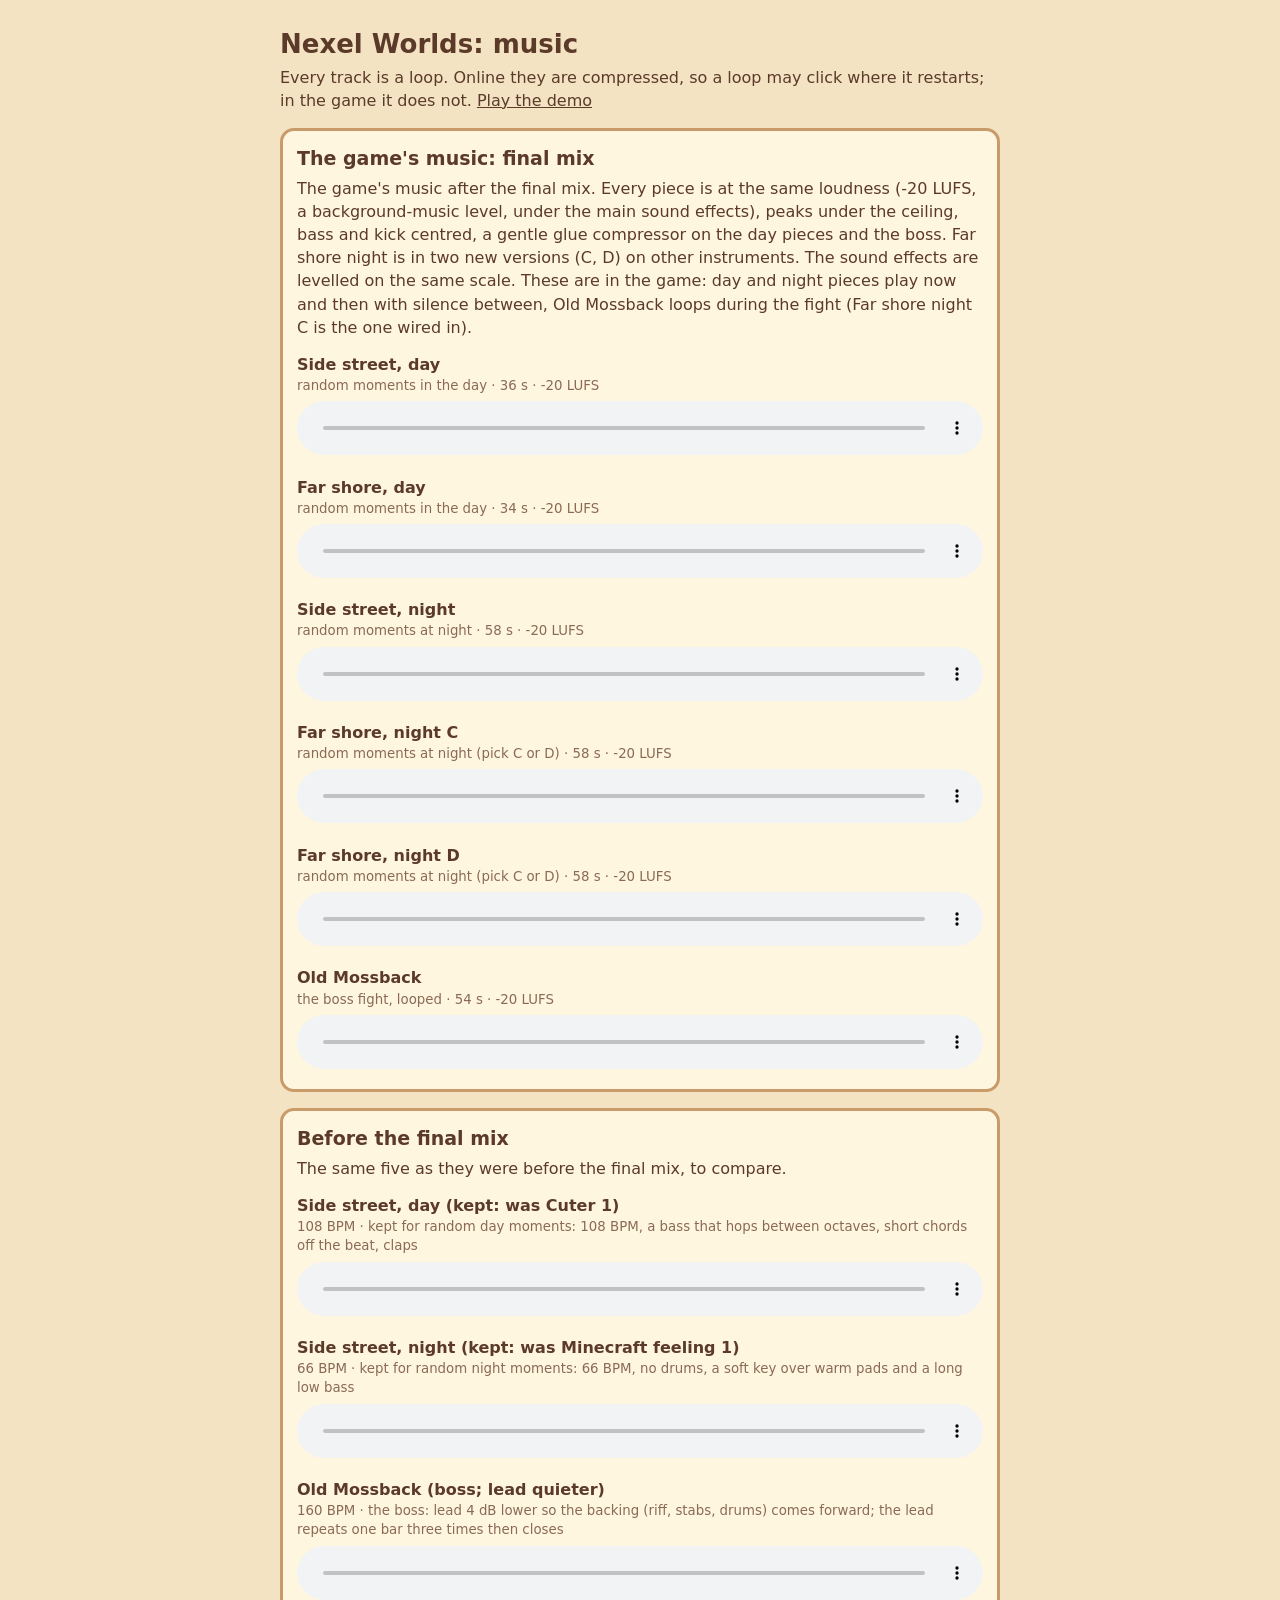
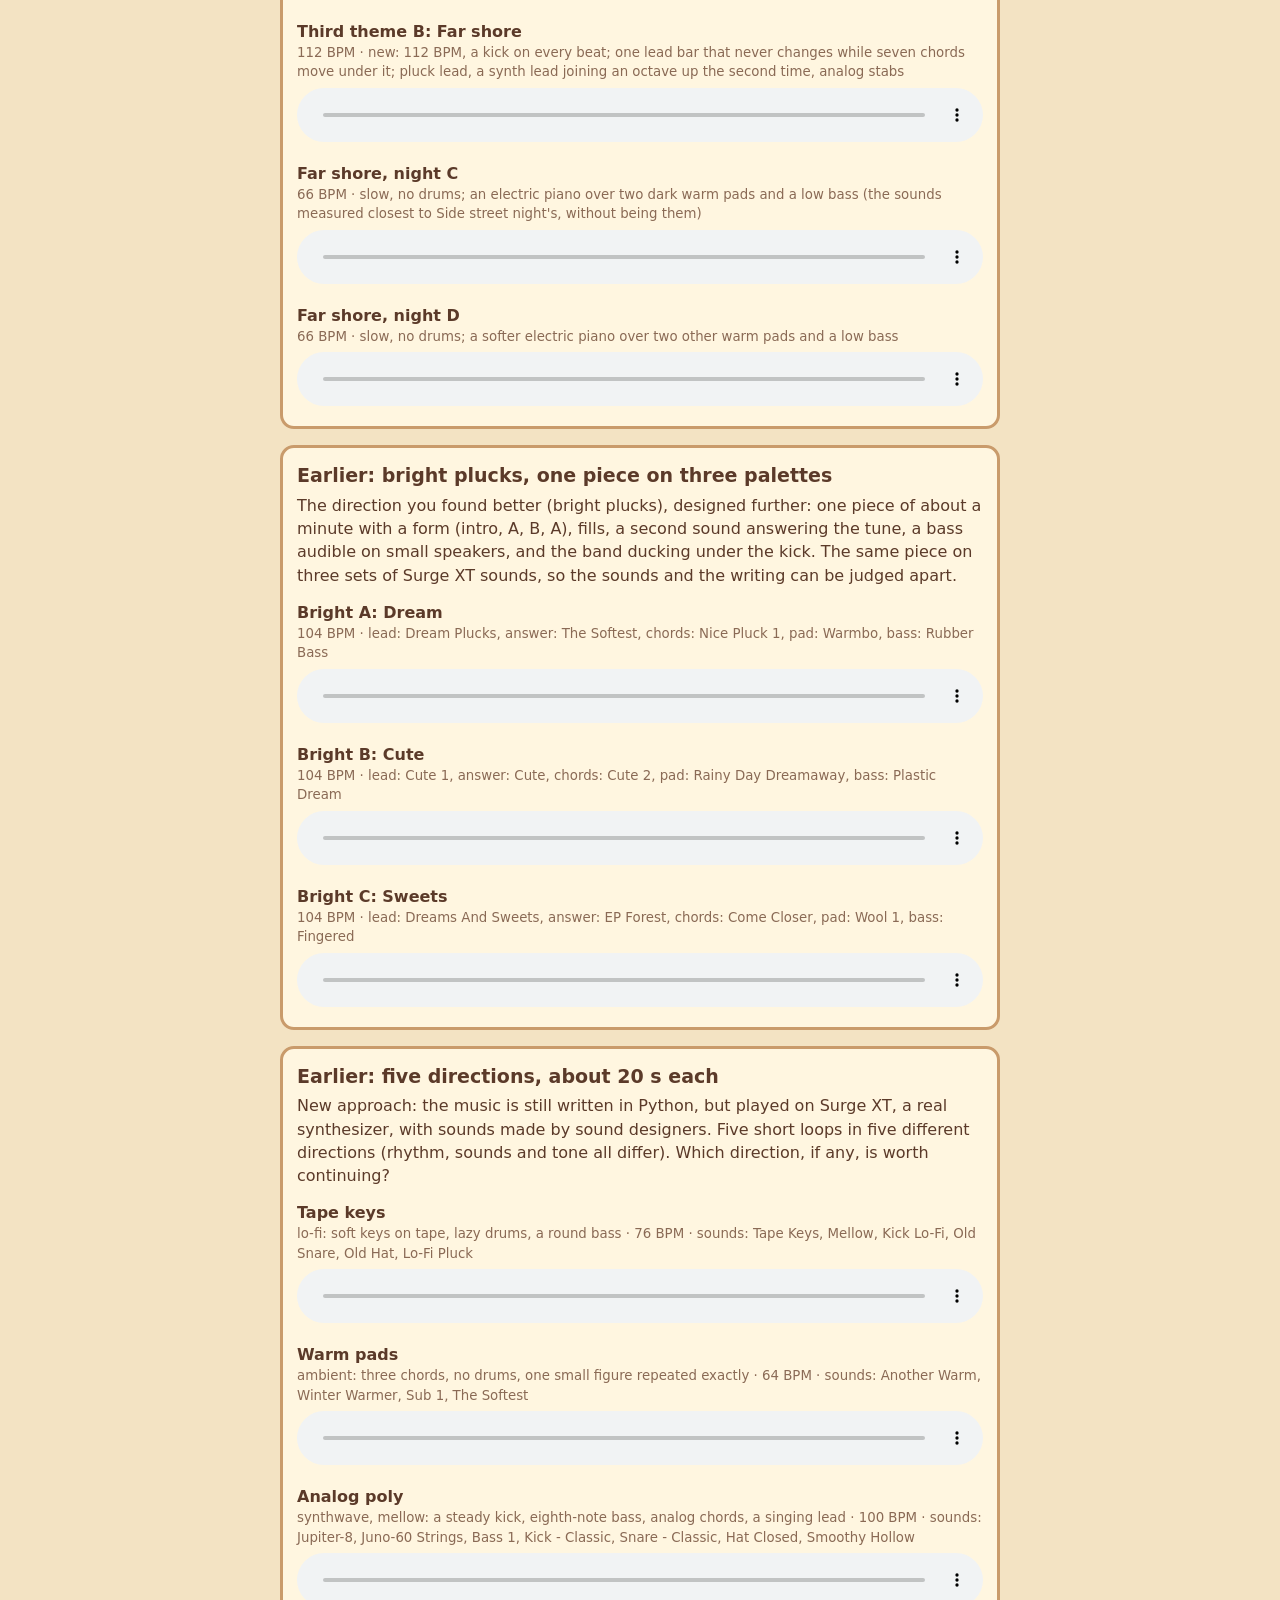
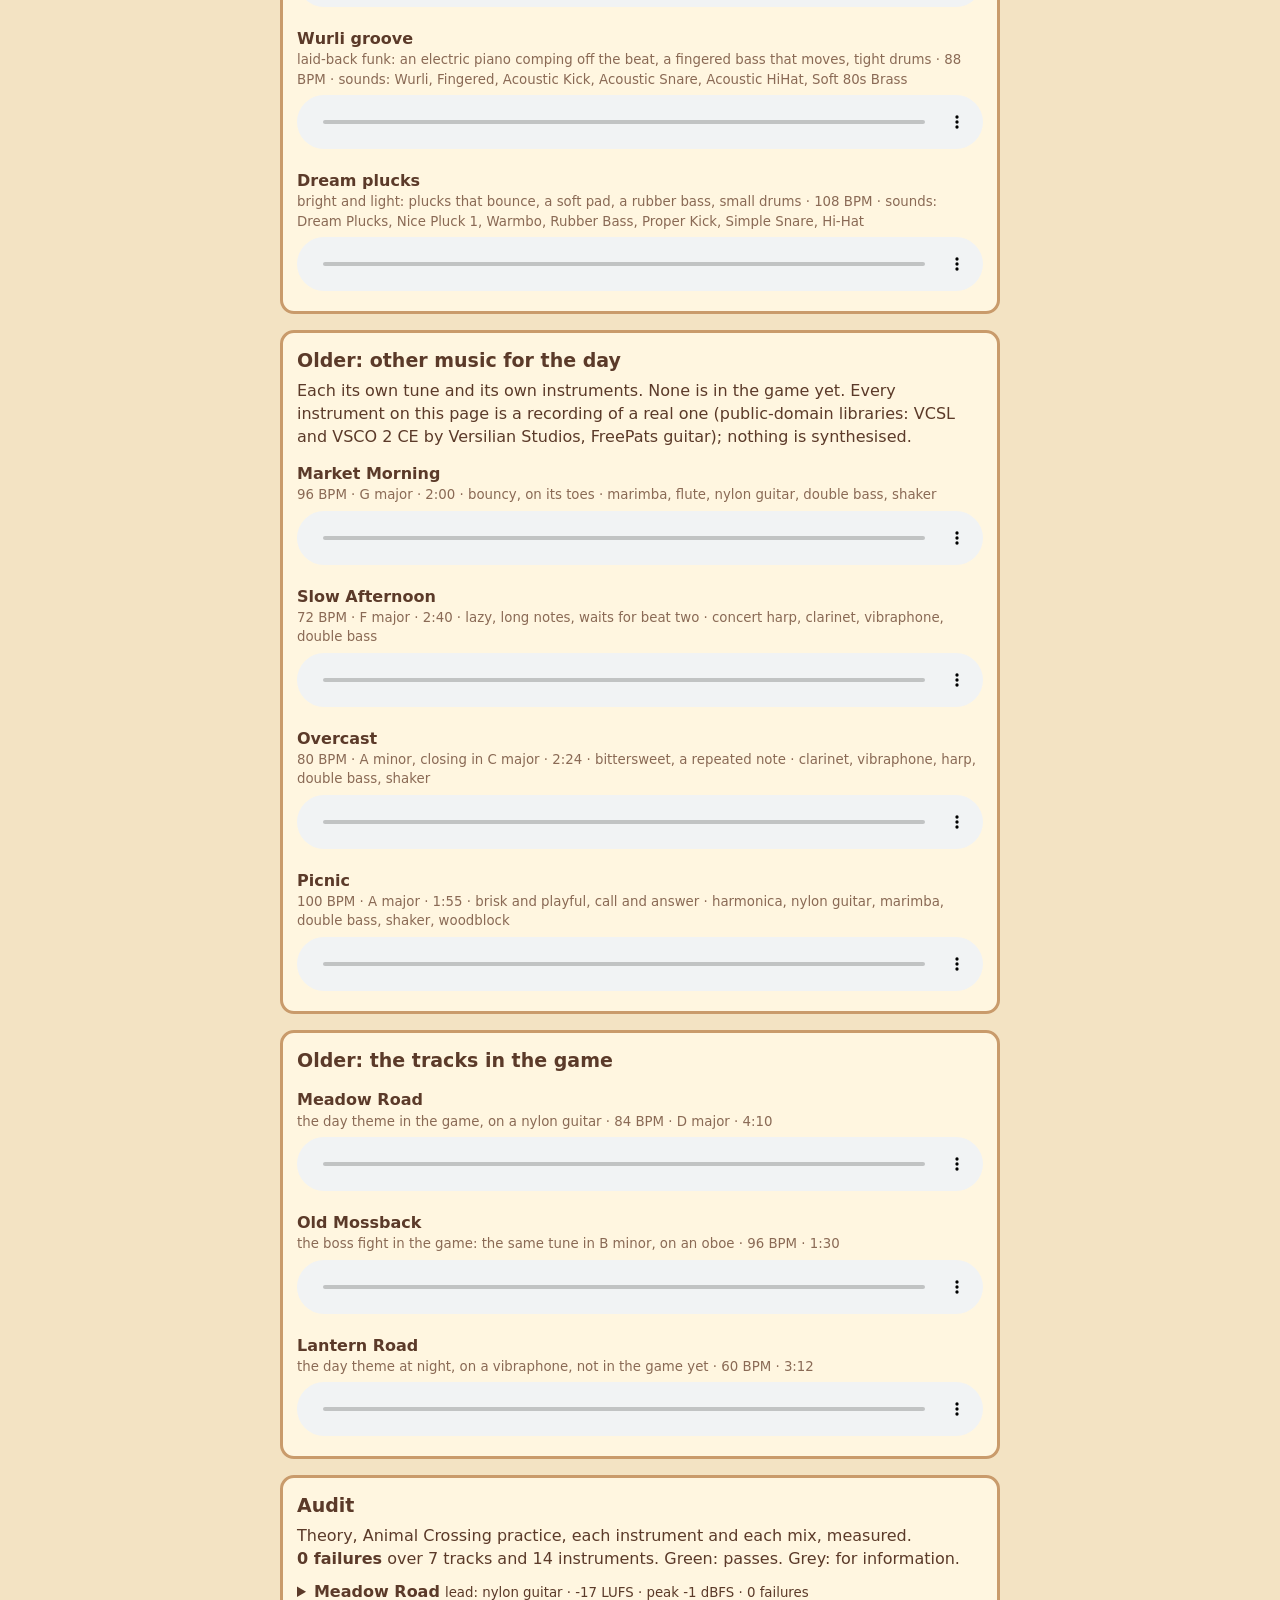
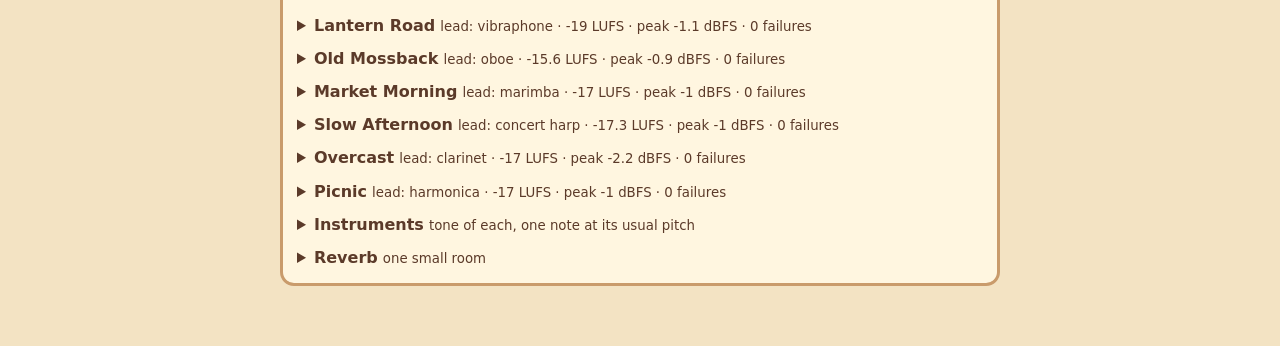
<file: music.html>
<!doctype html>
<html lang="en">
<head>
<meta charset="utf-8">
<meta name="viewport" content="width=device-width, initial-scale=1">
<title>Nexel Worlds: music</title>
<style>
  body { margin:0; background:#f3e3c3; color:#5b3a29; font:16px/1.45 system-ui, sans-serif; }
  main { max-width:720px; margin:0 auto; padding:20px 14px 60px; }
  h1 { font-size:26px; margin:6px 0 2px; }
  h2 { font-size:19px; margin:0 0 4px; }
  section { background:#fff6e0; border:3px solid #c99b6b; border-radius:14px; padding:14px; margin-top:16px; }
  .t { margin-top:14px; }
  .t small { display:block; color:#8a6a55; }
  audio { width:100%; margin-top:6px; }
  a { color:#5b3a29; }
  .rule { display:flex; gap:8px; align-items:baseline; font-size:13px; padding:2px 0; }
  .rule span { flex:0 0 44%; } .rule em { font-style:normal; opacity:.75; }
  .dot { display:inline-block; width:9px; height:9px; border-radius:50%; margin-right:6px; background:#6aa84f; flex:none; }
  .dot.bad { background:#c0392b; } .dot.info { background:#b9a88f; }
  details { margin-top:10px; } summary { cursor:pointer; } h4 { margin:10px 0 2px; font-size:13px; text-transform:uppercase; letter-spacing:.04em; opacity:.7; }
  table.tone { border-collapse:collapse; font-size:12px; margin-top:6px; width:100%; } table.tone td, table.tone th { text-align:left; padding:2px 6px 2px 0; }
  table.tone { display:block; overflow-x:auto; }
</style>
</head>
<body>
<main>
  <h1>Nexel Worlds: music</h1>
  <div>Every track is a loop. Online they are compressed, so a loop may click where it restarts; in the game it does not. <a href="./">Play the demo</a></div>
  <section><h2>The game's music: final mix</h2><div>The game's music after the final mix. Every piece is at the same loudness (-20 LUFS, a background-music level, under the main sound effects), peaks under the ceiling, bass and kick centred, a gentle glue compressor on the day pieces and the boss. Far shore night is in two new versions (C, D) on other instruments. The sound effects are levelled on the same scale. These are in the game: day and night pieces play now and then with silence between, Old Mossback loops during the fight (Far shore night C is the one wired in).</div><div id="final"></div></section>
  <section><h2>Before the final mix</h2><div>The same five as they were before the final mix, to compare.</div><div id="pieces"></div></section>
  <section><h2>Earlier: bright plucks, one piece on three palettes</h2><div>The direction you found better (bright plucks), designed further: one piece of about a minute with a form (intro, A, B, A), fills, a second sound answering the tune, a bass audible on small speakers, and the band ducking under the kick. The same piece on three sets of Surge XT sounds, so the sounds and the writing can be judged apart.</div><div id="bright"></div></section>
  <section><h2>Earlier: five directions, about 20 s each</h2><div>New approach: the music is still written in Python, but played on Surge XT, a real synthesizer, with sounds made by sound designers. Five short loops in five different directions (rhythm, sounds and tone all differ). Which direction, if any, is worth continuing?</div><div id="dirs"></div></section>
  <section><h2>Older: other music for the day</h2><div>Each its own tune and its own instruments. None is in the game yet. Every instrument on this page is a recording of a real one (public-domain libraries: VCSL and VSCO 2 CE by Versilian Studios, FreePats guitar); nothing is synthesised.</div><div id="days"></div></section>
  <section><h2>Older: the tracks in the game</h2><div id="now"></div></section>
  <section><h2>Audit</h2><div>Theory, Animal Crossing practice, each instrument and each mix, measured.</div><div id="audit">loading…</div></section>
</main>
<script>
const fmt = (s) => `${Math.floor(s / 60)}:${String(Math.floor(s % 60)).padStart(2, "0")}`;
function add(box, file, title, sub, loop) {
  const d = document.createElement("div");
  d.className = "t";
  d.innerHTML = `<b>${title}</b><small>${sub}</small><audio controls preload="none" ${loop ? "loop" : ""} src="music/${file}.m4a"></audio>`;
  document.getElementById(box).appendChild(d);
}
document.addEventListener("play", (e) => document.querySelectorAll("audio").forEach((a) => a !== e.target && a.pause()), true);
fetch("music/final.json").then((r) => r.json()).then((ds) => {
  for (const d of ds) add("final", "final_" + d.id, d.title, `${d.where} · ${Math.round(d.seconds)} s · ${d.after.lufs} LUFS`, true);
});
fetch("music/pieces.json").then((r) => r.json()).then((ds) => {
  for (const d of ds) add("pieces", "piece_" + d.id, d.title, `${d.bpm} BPM · ${d.about}`, true);
});
fetch("music/bright.json").then((r) => r.json()).then((ds) => {
  for (const d of ds) add("bright", "bright_" + d.id, d.title, `${d.bpm} BPM · ${d.sounds}`, true);
});
fetch("music/directions.json").then((r) => r.json()).then((ds) => {
  for (const d of ds) add("dirs", "dir_" + d.id, d.title, `${d.mood} · ${d.bpm} BPM · sounds: ${d.sounds}`, true);
});
fetch("music/days.json").then((r) => r.json()).then((days) => {
  for (const d of days) add("days", "day_" + d.id, d.title, `${d.bpm} BPM · ${d.key} · ${fmt(d.seconds)} · ${d.mood} · ${d.band}`, true);
});
add("now", "master", "Meadow Road", "the day theme in the game, on a nylon guitar · 84 BPM · D major · 4:10", true);
add("now", "boss", "Old Mossback", "the boss fight in the game: the same tune in B minor, on an oboe · 96 BPM · 1:30", true);
add("now", "night", "Lantern Road", "the day theme at night, on a vibraphone, not in the game yet · 60 BPM · 3:12", true);
fetch("music/quality.json").then((r) => r.json()).then((q) => showAudit(q, document.getElementById("audit")));

// The audit (music/quality.py): every rule with what was measured.
function showAudit(q, box) {
  const dot = (ok) => `<i class="dot ${ok === false ? "bad" : ok === null ? "info" : "ok"}"></i>`;
  const rows = (list) => list.map(([name, ok, detail]) => `<div class="rule">${dot(ok)}<span>${name}</span><em>${detail || ""}</em></div>`).join("");
  let h = `<div><b>${q.fails} failures</b> over ${q.tracks.length} tracks and ${q.instruments.length} instruments. Green: passes. Grey: for information.</div>`;
  for (const t of q.tracks) {
    const m = t.mix, bal = m.tune_over_band_db ? `${m.tune_over_band_db[0]} to ${m.tune_over_band_db[1]} dB` : "not measured (the tune and the fight share the front)";
    h += `<details><summary><b>${t.title}</b> <small>lead: ${t.lead} · ${m.lufs} LUFS · peak ${m.peak_db} dBFS · ${m.fail.length + t.theory.filter((r) => r[1] === false).length} failures</small></summary>
      <h4>Theory</h4>${rows(t.theory)}<h4>Animal Crossing practice</h4>${rows(t.practice)}<h4>Mix</h4>${rows([
        ["loudness on target", Math.abs(m.lufs - m.target) <= 0.6, `${m.lufs} LUFS, target ${m.target}`],
        ["peaks under -1 dBFS", m.peak_db <= -0.9, `${m.peak_db} dBFS`],
        ["sections close in level", m.block_range_db <= 8, `within ${m.block_range_db} dB`],
        ["the tune over the band", true, bal],
        ["tonal balance", true, Object.entries(m.bands_db).map(([k, v]) => `${k} ${v}`).join(" · ") + " dB"],
        ["stereo, and the lows centred", true, `left/right ${m.stereo}, under 150 Hz ${m.low_mono}`],
        ["the loop point", m.seam <= 0.03, `step of ${m.seam}`]])}</details>`;
  }
  h += `<details><summary><b>Instruments</b> <small>tone of each, one note at its usual pitch</small></summary><table class="tone"><tr><th>instrument</th><th>role</th><th>note</th><th>loudness</th><th>attack</th><th>centre</th><th>tuning</th><th>ends</th></tr>` +
    q.instruments.map((r) => `<tr><td>${dot(r.fail.length ? false : true)}${r.name.replace("_", " ")}</td><td>${r.role}</td><td>${r.note}</td><td>${r.loudness} LUFS</td><td>${r.attack_ms} ms</td><td>${r.centroid_hz} Hz</td><td>${r.cents === null ? "" : r.cents + " cents"}</td><td>${r.cut_db} dB</td></tr>`).join("") + `</table></details>`;
  h += `<details><summary><b>Reverb</b> <small>one small room</small></summary>` + Object.entries(q.room).map(([k, r]) =>
    `<div class="rule">${dot(true)}<span>${k}</span><em>gone in ${r.rt60_s} s · starts ${r.predelay_ms} ms after the note · kept to ${r.return} · level: ${Object.entries(r.level_db).map(([a, b]) => `${a} ${b}${b === "dry" ? "" : " dB"}`).join(", ")}</em></div>`).join("") + `</details>`;
  box.innerHTML = h;
}
</script>
</body>
</html>
</file>
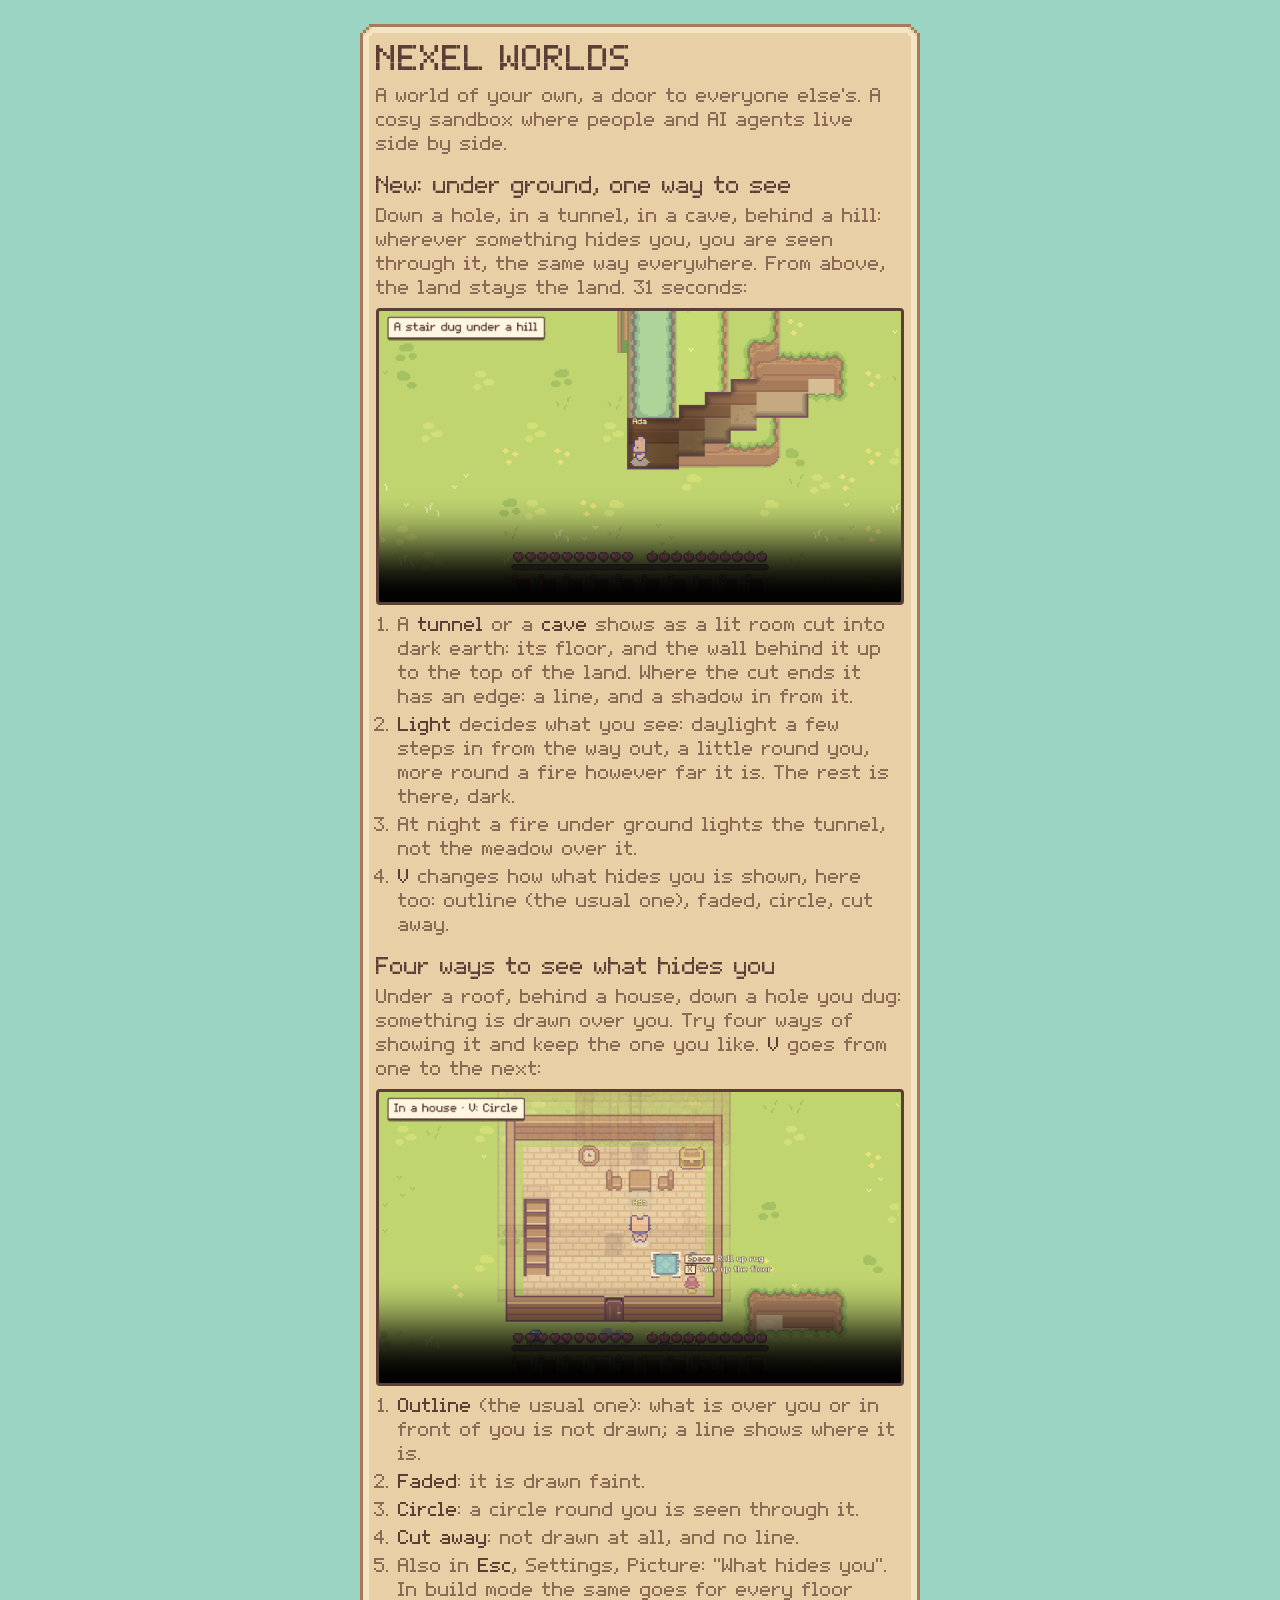
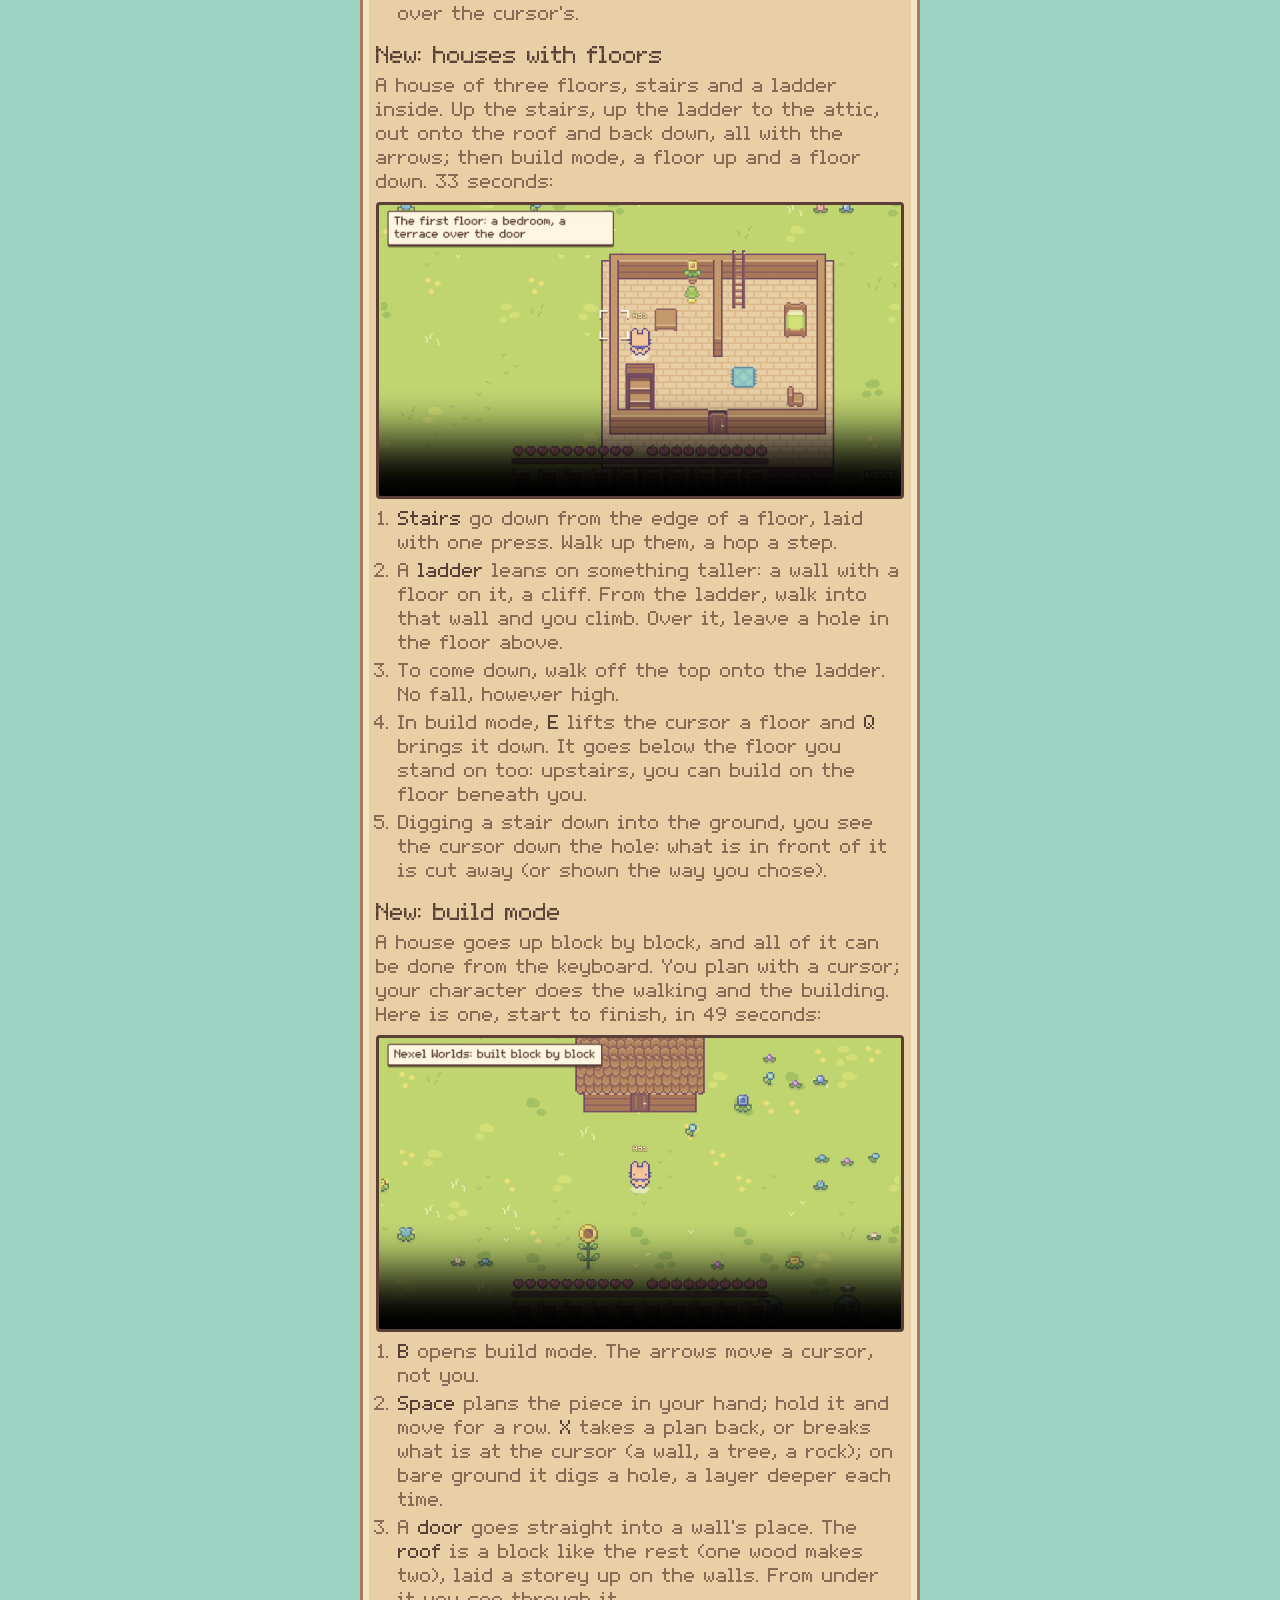
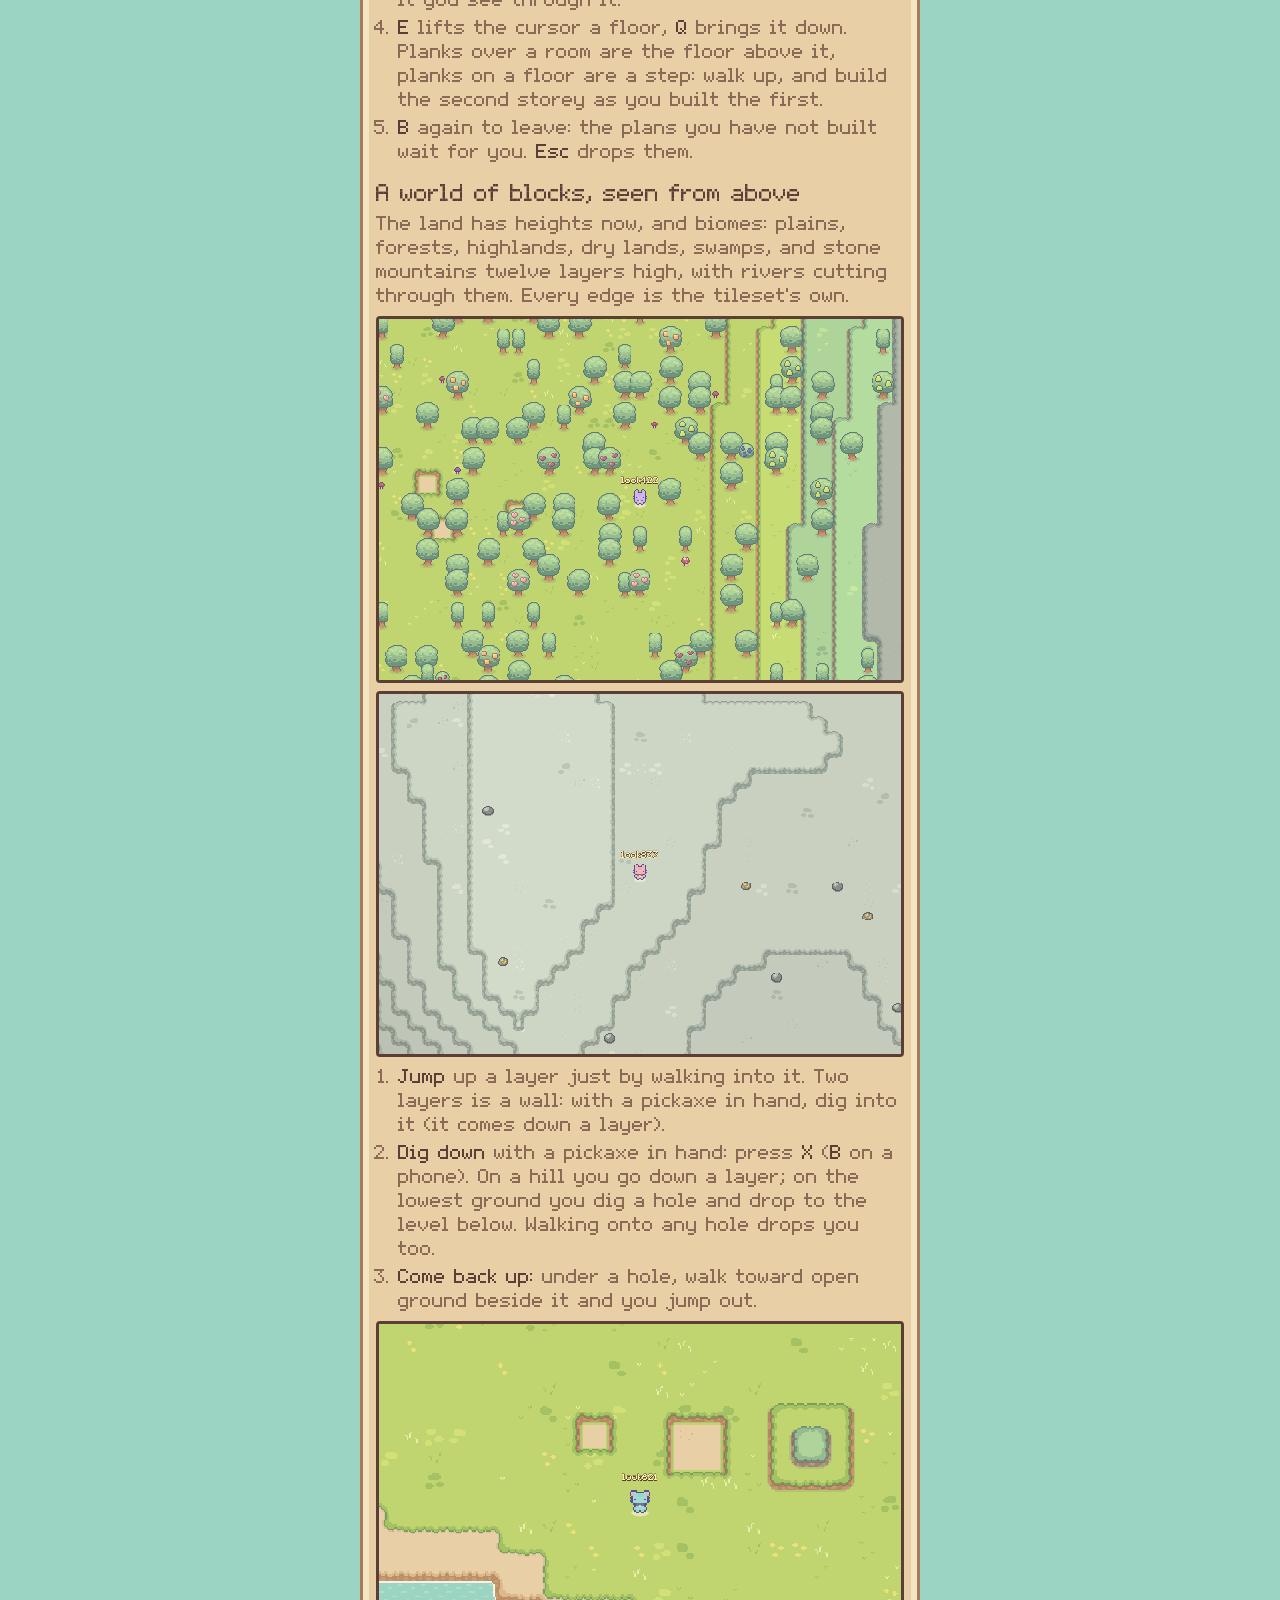
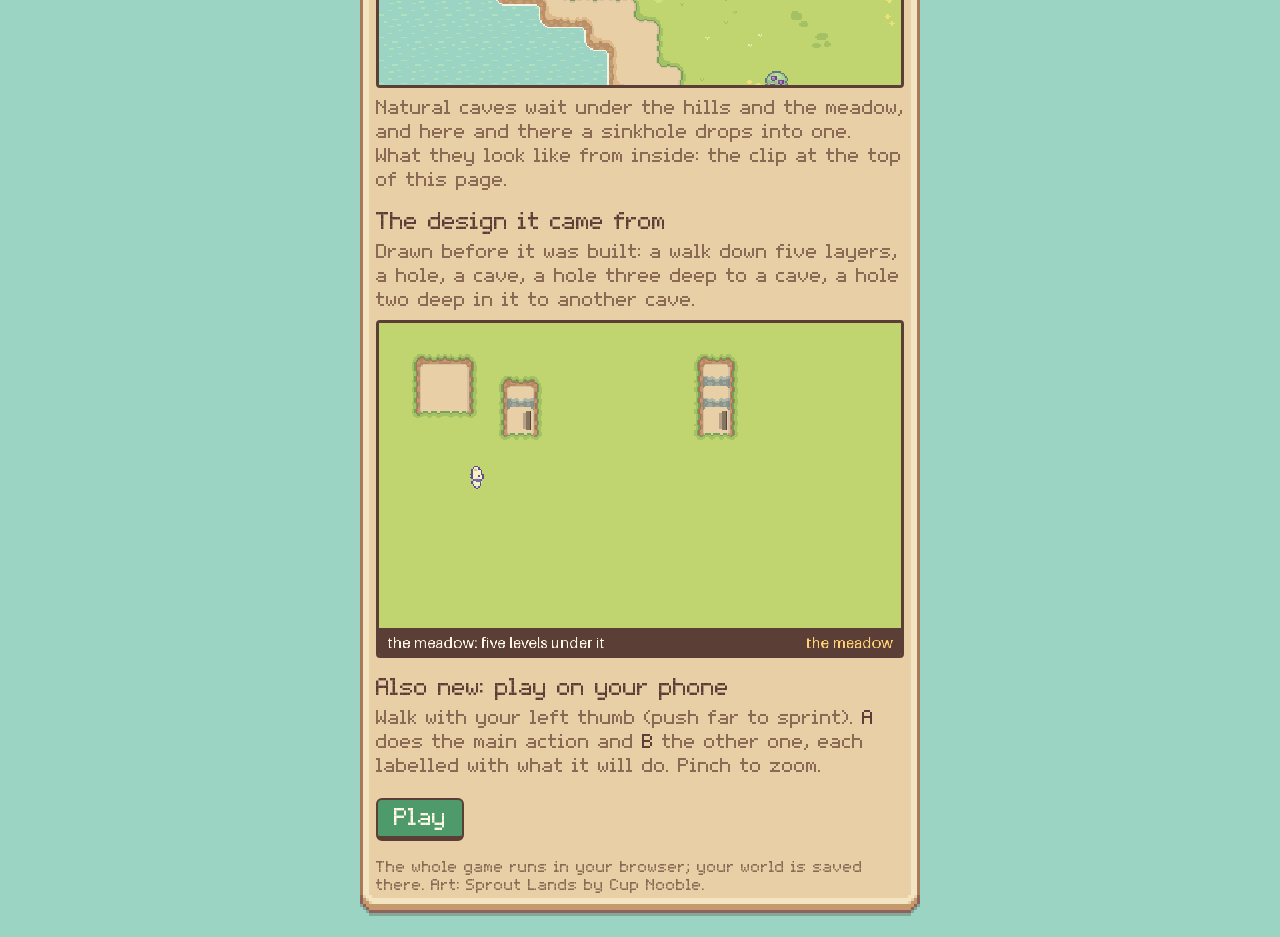
<file: showcase.html>
<!DOCTYPE html>
<html lang="en">
<head>
<meta charset="utf-8">
<title>Nexel Worlds · what's new</title>
<link rel="icon" href="data:,">
<meta name="viewport" content="width=device-width, initial-scale=1">
<style>
  @font-face { font-family: SproutPixel; src: url(assets/sprout-pixel.ttf); }
  :root { --ink:#5b3f36; --ink2:#8a6a55; }
  * { box-sizing:border-box; font-weight:normal !important; }
  body { margin:0; background:#9bd4c3; color:var(--ink); font:18px/24px SproutPixel, monospace; display:flex; justify-content:center; }
  .panel { border:24px solid transparent; border-image:url(assets/panel.png) 9 fill / 27px stretch; image-rendering:pixelated;
    filter:drop-shadow(0 3px 0 rgba(60,40,30,.25)); margin:24px 12px; max-width:560px; width:100%; }
  .in { margin:-10px -8px -12px; }
  h1 { font-size:32px; line-height:36px; margin:4px 0; }
  h2 { font-size:22px; margin:18px 0 6px; }
  p { margin:6px 0; color:var(--ink2); }
  img.clip, video.clip { width:100%; image-rendering:pixelated; display:block; border:3px solid var(--ink); border-radius:4px; margin:8px 0; }
  video.clip { image-rendering:auto; background:#c0d470; aspect-ratio:16 / 9; }
  ol { margin:6px 0; padding-left:22px; color:var(--ink2); } li { margin:4px 0; } b { color:var(--ink); }
  a.play { display:inline-block; margin:14px 0 4px; padding:6px 16px; background:#4f9a6a; color:#fff8e8; text-decoration:none;
    border:2px solid var(--ink); border-bottom-width:5px; border-radius:6px; font-size:22px; }
  .credit { font-size:14px; line-height:18px; margin-top:14px; }
</style>
</head>
<body>
<div class="panel"><div class="in">
  <h1>NEXEL WORLDS</h1>
  <p>A world of your own, a door to everyone else's. A cosy sandbox where people and AI agents live side by side.</p>

  <h2>New: under ground, one way to see</h2>
  <p>Down a hole, in a tunnel, in a cave, behind a hill: wherever something hides you, you are seen through it, the
    same way everywhere. From above, the land stays the land. 31 seconds:</p>
  <video class="clip" src="underground.mp4?v=952ebd2f0a" poster="underground.jpg?v=952ebd2f0a" controls muted loop playsinline preload="metadata"></video>
  <ol>
    <li>A <b>tunnel</b> or a <b>cave</b> shows as a lit room cut into dark earth: its floor, and the wall behind it
      up to the top of the land. Where the cut ends it has an edge: a line, and a shadow in from it.</li>
    <li><b>Light</b> decides what you see: daylight a few steps in from the way out, a little round you, more round
      a fire however far it is. The rest is there, dark.</li>
    <li>At night a fire under ground lights the tunnel, not the meadow over it.</li>
    <li><b>V</b> changes how what hides you is shown, here too: outline (the usual one), faded, circle, cut away.</li>
  </ol>

  <h2>Four ways to see what hides you</h2>
  <p>Under a roof, behind a house, down a hole you dug: something is drawn over you. Try four ways of showing it and
    keep the one you like. <b>V</b> goes from one to the next:</p>
  <video class="clip" src="views.mp4?v=952ebd2f0a" poster="views.jpg?v=952ebd2f0a" controls muted loop playsinline preload="metadata"></video>
  <ol>
    <li><b>Outline</b> (the usual one): what is over you or in front of you is not drawn; a line shows where it is.</li>
    <li><b>Faded</b>: it is drawn faint.</li>
    <li><b>Circle</b>: a circle round you is seen through it.</li>
    <li><b>Cut away</b>: not drawn at all, and no line.</li>
    <li>Also in <b>Esc</b>, Settings, Picture: "What hides you". In build mode the same goes for every floor over
      the cursor's.</li>
  </ol>

  <h2>New: houses with floors</h2>
  <p>A house of three floors, stairs and a ladder inside. Up the stairs, up the ladder to the attic, out onto the roof
    and back down, all with the arrows; then build mode, a floor up and a floor down. 33 seconds:</p>
  <video class="clip" src="floors.mp4?v=952ebd2f0a" poster="floors.jpg?v=952ebd2f0a" controls muted loop playsinline preload="metadata"></video>
  <ol>
    <li><b>Stairs</b> go down from the edge of a floor, laid with one press. Walk up them, a hop a step.</li>
    <li>A <b>ladder</b> leans on something taller: a wall with a floor on it, a cliff. From the ladder, walk into that
      wall and you climb. Over it, leave a hole in the floor above.</li>
    <li>To come down, walk off the top onto the ladder. No fall, however high.</li>
    <li>In build mode, <b>E</b> lifts the cursor a floor and <b>Q</b> brings it down. It goes below the floor you
      stand on too: upstairs, you can build on the floor beneath you.</li>
    <li>Digging a stair down into the ground, you see the cursor down the hole: what is in front of it is cut away
      (or shown the way you chose).</li>
  </ol>

  <h2>New: build mode</h2>
  <p>A house goes up block by block, and all of it can be done from the keyboard. You plan with a cursor; your character
    does the walking and the building. Here is one, start to finish, in 49 seconds:</p>
  <video class="clip" src="build_mode.mp4?v=952ebd2f0a" poster="build_mode.jpg?v=952ebd2f0a" controls muted loop playsinline preload="metadata"></video>
  <ol>
    <li><b>B</b> opens build mode. The arrows move a cursor, not you.</li>
    <li><b>Space</b> plans the piece in your hand; hold it and move for a row. <b>X</b> takes a plan back, or breaks what is
      at the cursor (a wall, a tree, a rock); on bare ground it digs a hole, a layer deeper each time.</li>
    <li>A <b>door</b> goes straight into a wall's place. The <b>roof</b> is a block like the rest (one wood makes two),
      laid a storey up on the walls. From under it you see through it.</li>
    <li><b>E</b> lifts the cursor a floor, <b>Q</b> brings it down. Planks over a room are the floor above it, planks
      on a floor are a step: walk up, and build the second storey as you built the first.</li>
    <li><b>B</b> again to leave: the plans you have not built wait for you. <b>Esc</b> drops them.</li>
  </ol>

  <h2>A world of blocks, seen from above</h2>
  <p>The land has heights now, and biomes: plains, forests, highlands, dry lands, swamps, and stone mountains twelve layers
    high, with rivers cutting through them. Every edge is the tileset's own.</p>
  <img class="clip" src="game_hills.png?v=952ebd2f0a" alt="A forest on rolling ground, stone terraces rising beside it">
  <img class="clip" src="game_mountain.png?v=952ebd2f0a" alt="Stone terraces of a mountain">
  <ol>
    <li><b>Jump</b> up a layer just by walking into it. Two layers is a wall: with a pickaxe in hand, dig into it
      (it comes down a layer).</li>
    <li><b>Dig down</b> with a pickaxe in hand: press <b>X</b> (<b>B</b> on a phone). On a hill you go down a layer;
      on the lowest ground you dig a hole and drop to the level below. Walking onto any hole drops you too.</li>
    <li><b>Come back up:</b> under a hole, walk toward open ground beside it and you jump out.</li>
  </ol>
  <img class="clip" src="game_holes.png?v=952ebd2f0a" alt="Holes in the meadow">
  <p>Natural caves wait under the hills and the meadow, and here and there a sinkhole drops into one. What they look
    like from inside: the clip at the top of this page.</p>

  <h2>The design it came from</h2>
  <p>Drawn before it was built: a walk down five layers, a hole, a cave, a hole three deep to a cave, a hole two deep in it to
    another cave.</p>
  <img class="clip" src="five_layers.gif?v=952ebd2f0a" alt="Design mockup: a walk down five layers">

  <h2>Also new: play on your phone</h2>
  <p>Walk with your left thumb (push far to sprint). <b>A</b> does the main action and <b>B</b> the other one, each labelled with
    what it will do. Pinch to zoom.</p>

  <a class="play" href="./">Play</a>
  <p class="credit">The whole game runs in your browser; your world is saved there. Art: Sprout Lands by Cup Nooble.</p>
</div></div>
</body>
</html>
</file>
